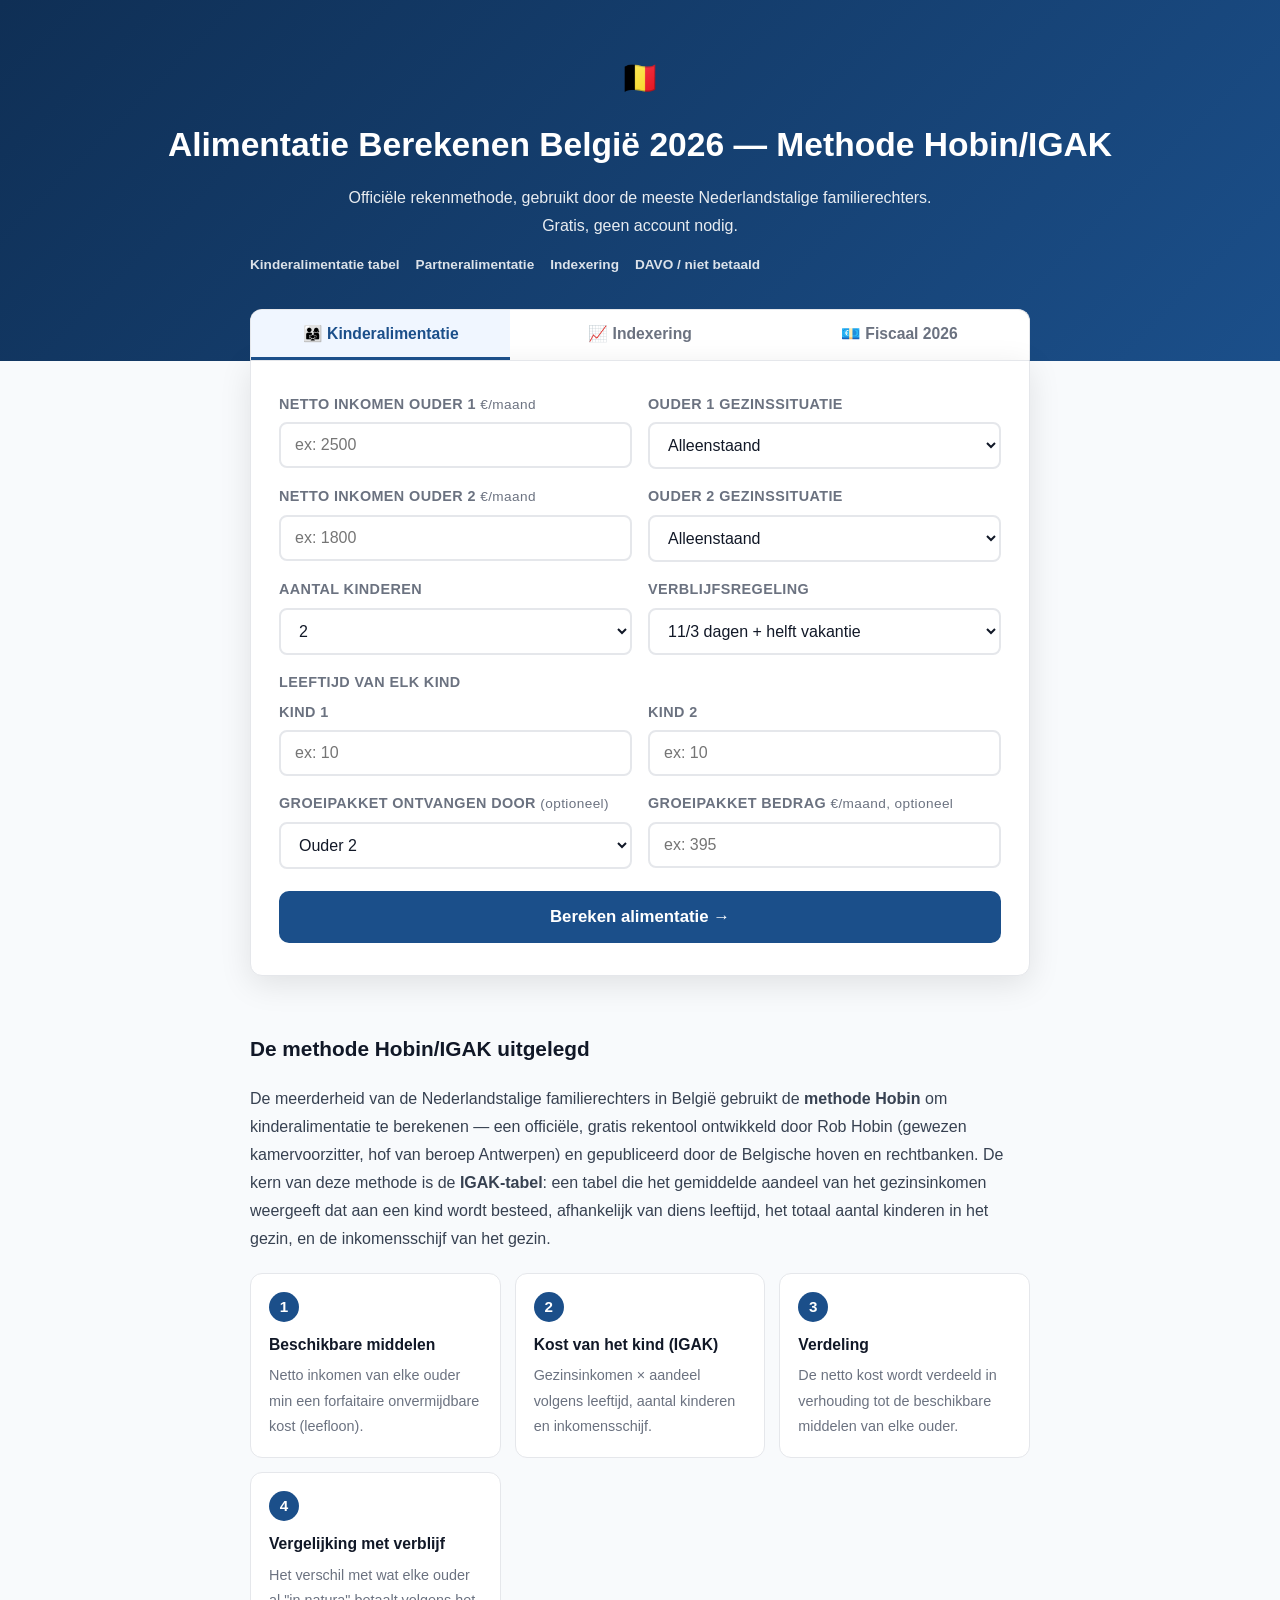
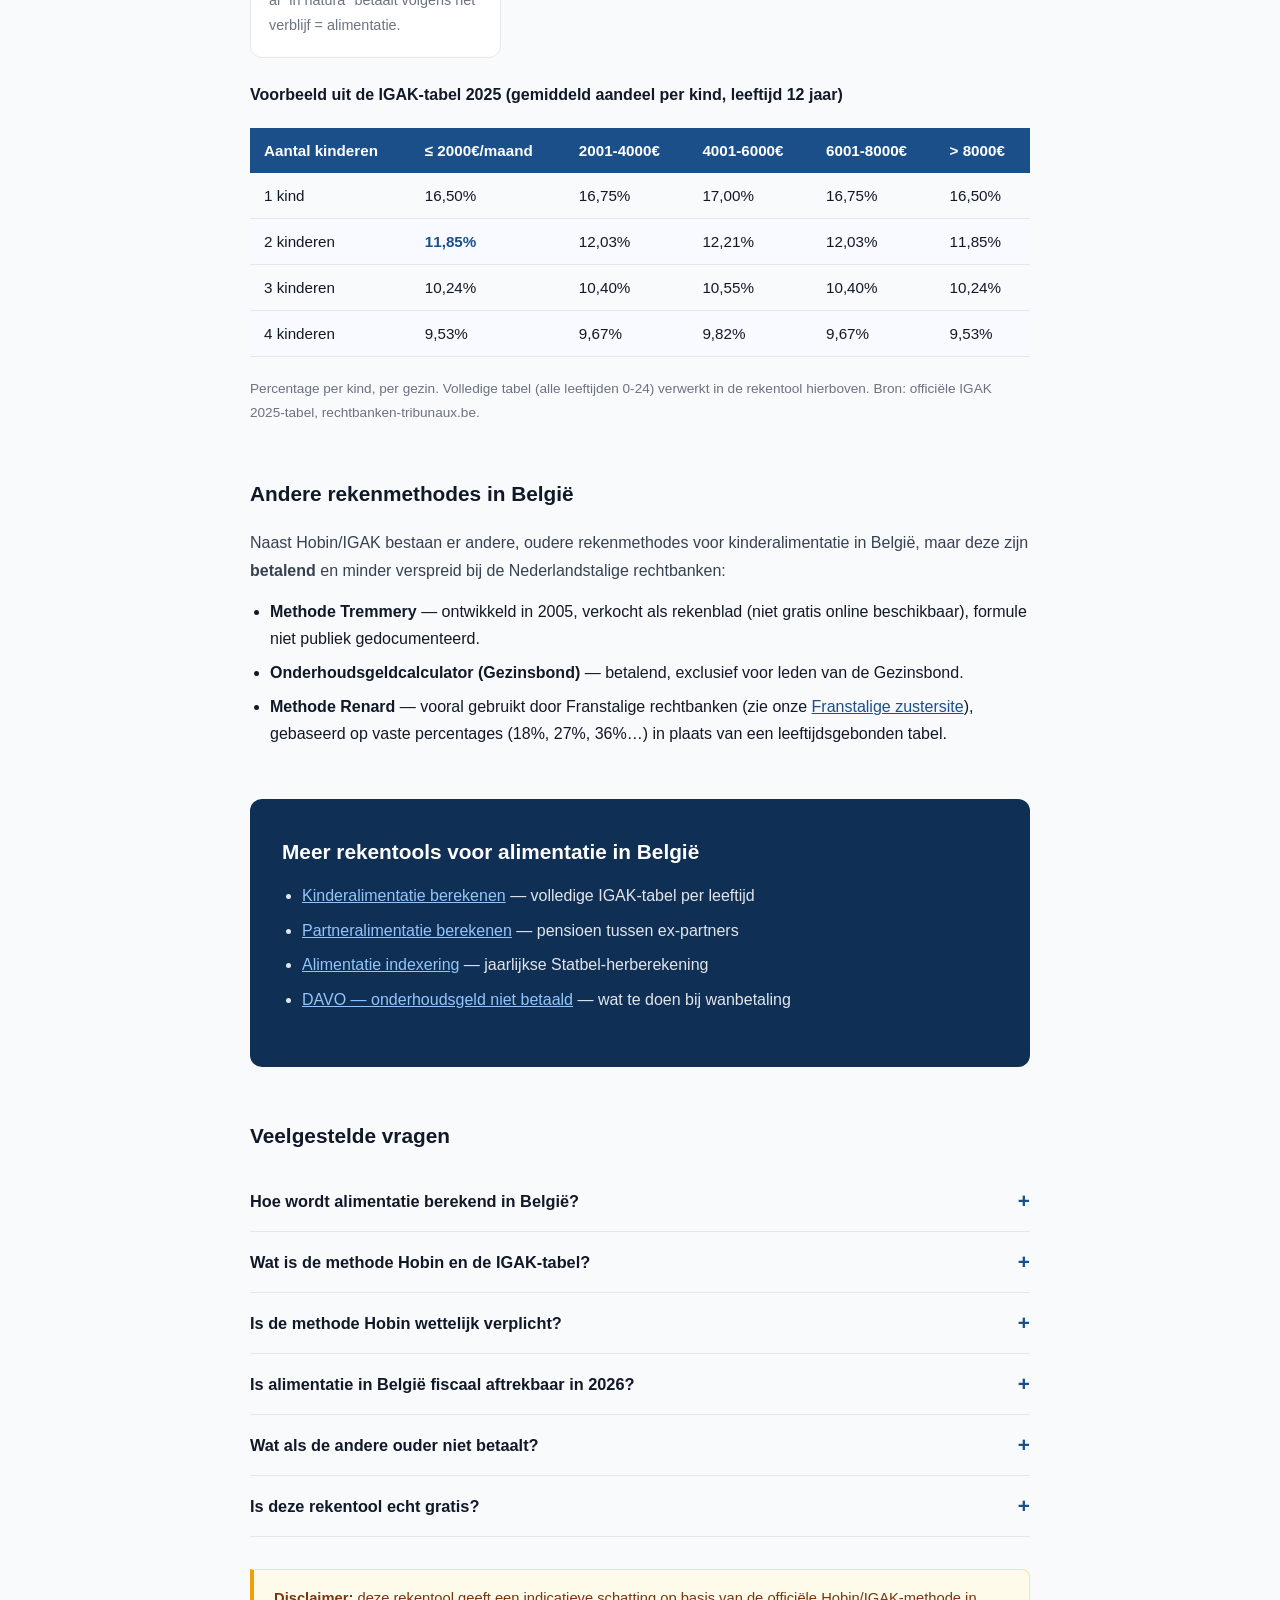
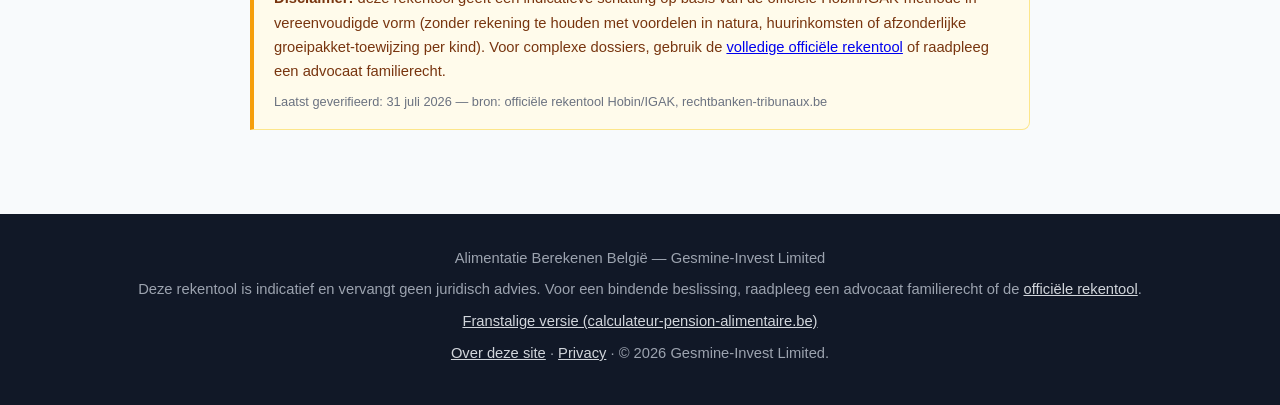
<file: index.html>
<!DOCTYPE html>
<html lang="nl">
<head>
<meta charset="UTF-8">
<meta name="viewport" content="width=device-width, initial-scale=1.0">
<meta name="google-site-verification" content="bEeaielGtlLAtdE5IAuEpiqi2MnuuSjw43Phe8PK3Tw" />
<title>Alimentatie Berekenen België 2026 — Methode Hobin/IGAK (Officieel)</title>
<meta name="description" content="Bereken alimentatie in België volgens de officiële methode Hobin/IGAK, gebruikt door de meeste Nederlandstalige familierechters. Inkomens ouders + aantal kinderen + verblijfsregeling → schatting in 60 seconden. Gratis, geen account nodig.">
<meta name="keywords" content="alimentatie berekenen, kinderalimentatie berekenen, onderhoudsgeld berekenen, alimentatie berekenen belgie, methode hobin, igak tabel, partner alimentatie berekenen, alimentatie indexering, davo onderhoudsgeld">
<link rel="canonical" href="https://alimentatie-berekenen.be/">
<meta property="og:title" content="Alimentatie Berekenen België 2026 — Methode Hobin/IGAK">
<meta property="og:description" content="Officiële methode Hobin/IGAK, gebruikt door de meeste Vlaamse familierechters. Inkomens + kinderen + verblijfsregeling → schatting alimentatie.">
<meta property="og:type" content="website">
<meta property="og:url" content="https://alimentatie-berekenen.be/">
<meta property="og:locale" content="nl_BE">
<link rel="icon" href="/favicon.png" type="image/png">
<meta property="og:image" content="https://alimentatie-berekenen.be/og-image.png">
<meta property="og:image:width" content="1200">
<meta property="og:image:height" content="630">
<meta name="twitter:card" content="summary_large_image">
<meta name="twitter:image" content="https://alimentatie-berekenen.be/og-image.png">
<link rel="stylesheet" href="/assets/style.css">

<script type="application/ld+json">
{
  "@context": "https://schema.org",
  "@graph": [
    {
      "@type": "Organization",
      "name": "Alimentatie Berekenen België",
      "url": "https://alimentatie-berekenen.be/",
      "legalName": "Gesmine-Invest Limited",
      "identifier": { "@type": "PropertyValue", "propertyID": "UK Company Number", "value": "14120136" },
      "address": { "@type": "PostalAddress", "streetAddress": "Hardy House, 269 Poynders Gardens", "addressLocality": "London", "postalCode": "SW4 8PQ", "addressCountry": "GB" }
    },
    {
      "@type": "WebApplication",
      "name": "Alimentatie Berekenen België — Methode Hobin/IGAK 2026",
      "url": "https://alimentatie-berekenen.be/",
      "description": "Rekentool voor kinderalimentatie in België op basis van de officiële methode Hobin/IGAK, gebruikt door de meeste Nederlandstalige familierechters.",
      "applicationCategory": "UtilitiesApplication",
      "operatingSystem": "Any",
      "inLanguage": "nl-BE",
      "offers": { "@type": "Offer", "price": "0", "priceCurrency": "EUR" },
      "areaServed": { "@type": "Country", "name": "Belgium" }
    },
    {
      "@type": "FAQPage",
      "mainEntity": [
        {
          "@type": "Question",
          "name": "Hoe wordt alimentatie berekend in België?",
          "acceptedAnswer": { "@type": "Answer", "text": "De meeste Nederlandstalige familierechters gebruiken de methode Hobin, met de IGAK-tabel als basis voor de gemiddelde kost van een kind. Deze tabel geeft het aandeel van het gezinsinkomen dat aan een kind wordt besteed, afhankelijk van de leeftijd, het aantal kinderen en de inkomensschijf van het gezin. Deze kost wordt daarna verdeeld tussen de ouders in verhouding tot hun 'beschikbare middelen' (netto inkomen min een forfaitaire onvermijdbare kost)." }
        },
        {
          "@type": "Question",
          "name": "Wat is de methode Hobin en de IGAK-tabel?",
          "acceptedAnswer": { "@type": "Answer", "text": "De methode Hobin is ontwikkeld door Rob Hobin, gewezen kamervoorzitter van het hof van beroep te Antwerpen, en wordt gebruikt door de meerderheid van de Nederlandstalige familierechters in België. De rekentool en handleiding worden gratis gepubliceerd door de Belgische hoven en rechtbanken. 'IGAK' is de naam van de kostentabel binnen deze rekentool (tabblad 6) die de gemiddelde kost per kind weergeeft naargelang leeftijd, aantal kinderen en gezinsinkomen." }
        },
        {
          "@type": "Question",
          "name": "Is de methode Hobin wettelijk verplicht?",
          "acceptedAnswer": { "@type": "Answer", "text": "Nee. Er bestaat geen wettelijk opgelegde berekeningsmethode voor alimentatie in België. De rechter moet wel, volgens artikel 1321 Gerechtelijk Wetboek, acht welbepaalde parameters motiveren (o.a. de middelen van elke ouder, de gewone en buitengewone kosten, het verblijf van de kinderen). Hobin/IGAK is een hulpmiddel om deze motivering te objectiveren, geen bindende wet. Andere methodes bestaan (Tremmery, Gezinsbond) maar zijn betalend en minder wijdverspreid bij de Nederlandstalige rechtbanken." }
        },
        {
          "@type": "Question",
          "name": "Wat zijn 'beschikbare middelen' in de methode Hobin?",
          "acceptedAnswer": { "@type": "Answer", "text": "De beschikbare middelen van een ouder = het netto maandinkomen min een forfaitaire onvermijdbare/niet-samendrukbare kost (in principe het leefloon voor een alleenstaande, of 50% daarvan voor een samenwonende ouder — 1.340,47 € resp. 670,24 €/maand, stand maart 2026). Deze twee bedragen bepalen de verhouding waarin elke ouder moet bijdragen in de kinderkost." }
        },
        {
          "@type": "Question",
          "name": "Hoe wordt de kinderkost verdeeld tussen de ouders?",
          "acceptedAnswer": { "@type": "Answer", "text": "De netto kinderkost (bruto kost volgens de IGAK-tabel min het ontvangen groeipakket) wordt verdeeld in verhouding tot de beschikbare middelen van elke ouder. Vervolgens wordt vergeleken hoeveel elke ouder al 'in natura' bijdraagt volgens de verblijfsregeling — het verschil tussen wat een ouder verschuldigd is en wat hij/zij al in natura betaalt, is de alimentatie die hij/zij moet storten." }
        },
        {
          "@type": "Question",
          "name": "Is alimentatie in België fiscaal aftrekbaar in 2026?",
          "acceptedAnswer": { "@type": "Answer", "text": "In 2026 is 60% van de betaalde alimentatie fiscaal aftrekbaar voor de betaler (federale hervorming: 80% tot 2024, 70% in 2025, 60% in 2026, 50% vanaf 2027 — dit percentage wijzigt dus jaarlijks). Bij de ontvanger is 60% belastbaar. Sinds 2025 geldt de aftrekbaarheid enkel als de begunstigde fiscaal inwoner is van de EER of Zwitserland. Bron: SPF Financiën/FOD Financiën." }
        },
        {
          "@type": "Question",
          "name": "Wat als de andere ouder de alimentatie niet betaalt?",
          "acceptedAnswer": { "@type": "Answer", "text": "U kan terecht bij DAVO (Dienst voor Alimentatievorderingen), een federale dienst binnen de FOD Financiën — een gratis overheidsdienst die onbetaalde alimentatie kan voorschieten en terugvorderen bij de schuldenaar. DAVO is bevoegd in heel België; 'SECAL' is enkel de Franstalige naam van dezelfde federale dienst, geen apart regime." }
        },
        {
          "@type": "Question",
          "name": "Is er een maximum aan de alimentatie in België?",
          "acceptedAnswer": { "@type": "Answer", "text": "Er bestaat geen wettelijk vastgelegd maximum, maar een courante rechtspraak beperkt de alimentatie doorgaans tot 1/3 van het netto-inkomen van de onderhoudsplichtige ouder. Dit is geen wet maar een veelgevolgde praktijk — een rechter kan hiervan afwijken naargelang de omstandigheden." }
        },
        {
          "@type": "Question",
          "name": "Is deze rekentool echt gratis?",
          "acceptedAnswer": { "@type": "Answer", "text": "Ja. Deze rekentool is volledig gratis, zonder account, zonder e-mailadres en zonder betaling. De berekening gebeurt volledig in uw browser — er wordt niets naar een server verzonden of opgeslagen." }
        }
      ]
    },
    {
      "@type": "BreadcrumbList",
      "itemListElement": [
        { "@type": "ListItem", "position": 1, "name": "Home", "item": "https://alimentatie-berekenen.be/" }
      ]
    },
    {
      "@type": "HowTo",
      "name": "Hoe alimentatie berekenen volgens methode Hobin/IGAK",
      "description": "Bereken kinderalimentatie in 4 stappen volgens de officiële methode Hobin/IGAK",
      "totalTime": "PT2M",
      "tool": [{ "@type": "HowToTool", "name": "Rekentool Hobin/IGAK" }],
      "step": [
        { "@type": "HowToStep", "position": 1, "name": "Vul de netto inkomens in", "text": "Geef het netto maandinkomen van elke ouder in, en of die ouder alleenstaand of samenwonend is." },
        { "@type": "HowToStep", "position": 2, "name": "Geef het aantal en de leeftijd van de kinderen op", "text": "Selecteer het aantal gemeenschappelijke kinderen en hun leeftijd." },
        { "@type": "HowToStep", "position": 3, "name": "Kies de verblijfsregeling", "text": "Geef aan hoe de kinderen verdeeld verblijven tussen de ouders." },
        { "@type": "HowToStep", "position": 4, "name": "Bekijk de schatting", "text": "De rekentool toont de geschatte alimentatie volgens de IGAK-tabel en de methode Hobin." }
      ]
    }
  ]
}
</script>
</head>
<body>

<header>
  <span class="flag">🇧🇪</span>
  <h1>Alimentatie Berekenen België 2026 — Methode Hobin/IGAK</h1>
  <p>Officiële rekenmethode, gebruikt door de meeste Nederlandstalige familierechters. Gratis, geen account nodig.</p>
  <nav class="crossnav">
    <a href="/kinderalimentatie-berekenen/">Kinderalimentatie tabel</a>
    <a href="/partneralimentatie-berekenen/">Partneralimentatie</a>
    <a href="/alimentatie-indexering/">Indexering</a>
    <a href="/davo-onderhoudsgeld/">DAVO / niet betaald</a>
  </nav>
</header>

<div class="container tool-wrapper">
  <div class="tab-nav">
    <button class="tab-btn active" onclick="switchTab('kind', this)">👨‍👩‍👧 Kinderalimentatie</button>
    <button class="tab-btn" onclick="switchTab('index', this)">📈 Indexering</button>
    <button class="tab-btn" onclick="switchTab('fiscaal', this)">💶 Fiscaal 2026</button>
  </div>

  <div class="tool-card">

    <div id="tab-kind" class="tab-panel active">
      <div class="form-grid">
        <div class="form-group">
          <label>Netto inkomen ouder 1 <span>€/maand</span></label>
          <input type="number" id="inkA" min="0" placeholder="ex: 2500">
        </div>
        <div class="form-group">
          <label>Ouder 1 gezinssituatie</label>
          <select id="statusA">
            <option value="alleen">Alleenstaand</option>
            <option value="samen">Samenwonend</option>
          </select>
        </div>
        <div class="form-group">
          <label>Netto inkomen ouder 2 <span>€/maand</span></label>
          <input type="number" id="inkB" min="0" placeholder="ex: 1800">
        </div>
        <div class="form-group">
          <label>Ouder 2 gezinssituatie</label>
          <select id="statusB">
            <option value="alleen">Alleenstaand</option>
            <option value="samen">Samenwonend</option>
          </select>
        </div>
        <div class="form-group">
          <label>Aantal kinderen</label>
          <select id="nKinderen" onchange="renderLeeftijdInputs()">
            <option value="1">1</option>
            <option value="2" selected>2</option>
            <option value="3">3</option>
            <option value="4">4</option>
            <option value="5">5</option>
          </select>
        </div>
        <div class="form-group">
          <label>Verblijfsregeling</label>
          <select id="verblijf">
            <option value="week_week">Week/week (50/50)</option>
            <option value="8_6">8/6 dagen + helft vakantie</option>
            <option value="9_5">9/5 dagen + helft vakantie</option>
            <option value="10_4">10/4 dagen + helft vakantie</option>
            <option value="11_3" selected>11/3 dagen + helft vakantie</option>
            <option value="we_helft_vak">1 weekend/2 + helft vakantie</option>
          </select>
        </div>
        <div class="form-group full" id="leeftijd-container">
          <label>Leeftijd van elk kind</label>
          <div class="form-grid" id="leeftijd-fields"></div>
        </div>
        <div class="form-group">
          <label>Groeipakket ontvangen door <span>(optioneel)</span></label>
          <select id="groeipakketOuder">
            <option value="B" selected>Ouder 2</option>
            <option value="A">Ouder 1</option>
            <option value="geen">Niemand / onbekend</option>
          </select>
        </div>
        <div class="form-group">
          <label>Groeipakket bedrag <span>€/maand, optioneel</span></label>
          <input type="number" id="groeipakketBedrag" min="0" placeholder="ex: 395">
        </div>
      </div>
      <button class="calc-btn" onclick="calculerKind()">Bereken alimentatie →</button>

      <div class="result" id="result-kind">
        <div class="result-hero">
          <div class="r-label" id="rk-label">Alimentatie</div>
          <div class="r-amount" id="rk-amount">—</div>
          <div class="r-sub" id="rk-sub"></div>
        </div>
        <div class="result-grid" id="rk-grid"></div>
        <div class="result-note" id="rk-note"></div>
      </div>
    </div>

    <div id="tab-index" class="tab-panel">
      <p style="font-size:0.98rem;color:var(--muted);margin-bottom:20px;">Alimentatie wordt jaarlijks geïndexeerd op de Belgische gezondheidsindex (Statbel). Geef het bedrag en het jaar van vaststelling in om het geïndexeerde bedrag voor 2026 te berekenen.</p>
      <div class="form-grid">
        <div class="form-group">
          <label>Oorspronkelijk bedrag <span>€/maand</span></label>
          <input type="number" id="idxBedrag" min="0" placeholder="ex: 300">
        </div>
        <div class="form-group">
          <label>Jaar van vaststelling</label>
          <select id="idxJaar">
            <option value="2015">2015</option><option value="2016">2016</option><option value="2017">2017</option>
            <option value="2018">2018</option><option value="2019">2019</option><option value="2020">2020</option>
            <option value="2021">2021</option><option value="2022">2022</option><option value="2023">2023</option>
            <option value="2024" selected>2024</option><option value="2025">2025</option>
          </select>
        </div>
      </div>
      <button class="calc-btn" onclick="calculerIndexUI()">Bereken geïndexeerd bedrag 2026 →</button>
      <div class="result" id="result-index">
        <div class="result-hero">
          <div class="r-label">Geïndexeerd bedrag 2026</div>
          <div class="r-amount" id="ri-amount">—</div>
          <div class="r-sub" id="ri-sub"></div>
        </div>
        <div class="result-grid" id="ri-grid"></div>
      </div>
    </div>

    <div id="tab-fiscaal" class="tab-panel">
      <p style="font-size:0.98rem;color:var(--muted);margin-bottom:20px;">In 2026 is 60% van de betaalde alimentatie fiscaal aftrekbaar. Dit percentage wijzigt jaarlijks (60% in 2026, 50% vanaf 2027) — zie disclaimer onder de resultaten.</p>
      <div class="form-grid">
        <div class="form-group">
          <label>Alimentatie <span>€/maand</span></label>
          <input type="number" id="fBedrag" min="0" placeholder="ex: 300">
        </div>
      </div>
      <button class="calc-btn" onclick="calculerFiscaalUI()">Bereken fiscaal effect 2026 →</button>
      <div class="result" id="result-fiscaal">
        <div class="result-hero">
          <div class="r-label">Aftrekbaar bedrag (2026)</div>
          <div class="r-amount" id="rf-amount">—</div>
          <div class="r-sub" id="rf-sub"></div>
        </div>
      </div>
      <div class="disclaimer-box" style="margin-top:20px;">
        <strong>Belangrijk:</strong> het exacte belastingvoordeel hangt af van uw persoonlijke belastingschijf — dit is geen exact bedrag, raadpleeg een boekhouder of het SPF Financiën/FOD Financiën voor uw precieze situatie. Dit percentage (60% in 2026) is <strong>tijdelijk</strong> en daalt jaarlijks (50% vanaf 2027). Sinds 2025 geldt de aftrekbaarheid enkel als de begunstigde fiscaal inwoner is van de EER of Zwitserland.
        <div class="last-verified">Laatst geverifieerd: 31 juli 2026 — bron: SPF Financiën/FOD Financiën</div>
      </div>
    </div>

  </div>
</div>

<div class="container content">

  <h2 class="section-title">De methode Hobin/IGAK uitgelegd</h2>
  <p>De meerderheid van de Nederlandstalige familierechters in België gebruikt de <strong>methode Hobin</strong> om kinderalimentatie te berekenen — een officiële, gratis rekentool ontwikkeld door Rob Hobin (gewezen kamervoorzitter, hof van beroep Antwerpen) en gepubliceerd door de Belgische hoven en rechtbanken. De kern van deze methode is de <strong>IGAK-tabel</strong>: een tabel die het gemiddelde aandeel van het gezinsinkomen weergeeft dat aan een kind wordt besteed, afhankelijk van diens leeftijd, het totaal aantal kinderen in het gezin, en de inkomensschijf van het gezin.</p>

  <div class="steps">
    <div class="step"><div class="step-n">1</div><h4>Beschikbare middelen</h4><p>Netto inkomen van elke ouder min een forfaitaire onvermijdbare kost (leefloon).</p></div>
    <div class="step"><div class="step-n">2</div><h4>Kost van het kind (IGAK)</h4><p>Gezinsinkomen × aandeel volgens leeftijd, aantal kinderen en inkomensschijf.</p></div>
    <div class="step"><div class="step-n">3</div><h4>Verdeling</h4><p>De netto kost wordt verdeeld in verhouding tot de beschikbare middelen van elke ouder.</p></div>
    <div class="step"><div class="step-n">4</div><h4>Vergelijking met verblijf</h4><p>Het verschil met wat elke ouder al "in natura" betaalt volgens het verblijf = alimentatie.</p></div>
  </div>

  <h3 class="sub">Voorbeeld uit de IGAK-tabel 2025 (gemiddeld aandeel per kind, leeftijd 12 jaar)</h3>
  <div class="table-wrap">
    <table class="igak-table">
      <thead><tr><th>Aantal kinderen</th><th>≤ 2000€/maand</th><th>2001-4000€</th><th>4001-6000€</th><th>6001-8000€</th><th>&gt; 8000€</th></tr></thead>
      <tbody>
        <tr><td>1 kind</td><td>16,50%</td><td>16,75%</td><td>17,00%</td><td>16,75%</td><td>16,50%</td></tr>
        <tr><td>2 kinderen</td><td class="highlight-pct">11,85%</td><td>12,03%</td><td>12,21%</td><td>12,03%</td><td>11,85%</td></tr>
        <tr><td>3 kinderen</td><td>10,24%</td><td>10,40%</td><td>10,55%</td><td>10,40%</td><td>10,24%</td></tr>
        <tr><td>4 kinderen</td><td>9,53%</td><td>9,67%</td><td>9,82%</td><td>9,67%</td><td>9,53%</td></tr>
      </tbody>
    </table>
  </div>
  <p style="font-size:0.85rem;color:var(--muted);">Percentage per kind, per gezin. Volledige tabel (alle leeftijden 0-24) verwerkt in de rekentool hierboven. Bron: officiële IGAK 2025-tabel, rechtbanken-tribunaux.be.</p>

  <h2 class="section-title">Andere rekenmethodes in België</h2>
  <p>Naast Hobin/IGAK bestaan er andere, oudere rekenmethodes voor kinderalimentatie in België, maar deze zijn <strong>betalend</strong> en minder verspreid bij de Nederlandstalige rechtbanken:</p>
  <ul style="padding-left:20px;margin-bottom:14px;">
    <li style="margin-bottom:8px;"><strong>Methode Tremmery</strong> — ontwikkeld in 2005, verkocht als rekenblad (niet gratis online beschikbaar), formule niet publiek gedocumenteerd.</li>
    <li style="margin-bottom:8px;"><strong>Onderhoudsgeldcalculator (Gezinsbond)</strong> — betalend, exclusief voor leden van de Gezinsbond.</li>
    <li style="margin-bottom:8px;"><strong>Methode Renard</strong> — vooral gebruikt door Franstalige rechtbanken (zie onze <a href="https://calculateur-pension-alimentaire.be/" class="cta-link" style="color:var(--brand);">Franstalige zustersite</a>), gebaseerd op vaste percentages (18%, 27%, 36%…) in plaats van een leeftijdsgebonden tabel.</li>
  </ul>

  <div class="cta-box">
    <h2>Meer rekentools voor alimentatie in België</h2>
    <ul>
      <li><a href="/kinderalimentatie-berekenen/" class="cta-link">Kinderalimentatie berekenen</a> — volledige IGAK-tabel per leeftijd</li>
      <li><a href="/partneralimentatie-berekenen/" class="cta-link">Partneralimentatie berekenen</a> — pensioen tussen ex-partners</li>
      <li><a href="/alimentatie-indexering/" class="cta-link">Alimentatie indexering</a> — jaarlijkse Statbel-herberekening</li>
      <li><a href="/davo-onderhoudsgeld/" class="cta-link">DAVO — onderhoudsgeld niet betaald</a> — wat te doen bij wanbetaling</li>
    </ul>
  </div>

  <h2 class="section-title">Veelgestelde vragen</h2>
  <div class="faq-item">
    <button class="faq-q" onclick="toggleFaq(this)">Hoe wordt alimentatie berekend in België?</button>
    <div class="faq-a">De meeste Nederlandstalige familierechters gebruiken de methode Hobin, met de IGAK-tabel als basis voor de gemiddelde kost van een kind. Deze tabel geeft het aandeel van het gezinsinkomen dat aan een kind wordt besteed, afhankelijk van de leeftijd, het aantal kinderen en de inkomensschijf van het gezin. Deze kost wordt daarna verdeeld tussen de ouders in verhouding tot hun "beschikbare middelen" (netto inkomen min een forfaitaire onvermijdbare kost).</div>
  </div>
  <div class="faq-item">
    <button class="faq-q" onclick="toggleFaq(this)">Wat is de methode Hobin en de IGAK-tabel?</button>
    <div class="faq-a">De methode Hobin is ontwikkeld door Rob Hobin, gewezen kamervoorzitter van het hof van beroep te Antwerpen, en wordt gebruikt door de meerderheid van de Nederlandstalige familierechters in België. De rekentool en handleiding worden gratis gepubliceerd door de Belgische hoven en rechtbanken. "IGAK" is de naam van de kostentabel binnen deze rekentool (tabblad 6) — geen aparte methode.</div>
  </div>
  <div class="faq-item">
    <button class="faq-q" onclick="toggleFaq(this)">Is de methode Hobin wettelijk verplicht?</button>
    <div class="faq-a">Nee. Er bestaat geen wettelijk opgelegde berekeningsmethode voor alimentatie in België. De rechter moet wel, volgens artikel 1321 Gerechtelijk Wetboek, acht welbepaalde parameters motiveren. Hobin/IGAK is een hulpmiddel om deze motivering te objectiveren, geen bindende wet.</div>
  </div>
  <div class="faq-item">
    <button class="faq-q" onclick="toggleFaq(this)">Is alimentatie in België fiscaal aftrekbaar in 2026?</button>
    <div class="faq-a">In 2026 is 60% van de betaalde alimentatie fiscaal aftrekbaar voor de betaler (80% tot 2024, 70% in 2025, 60% in 2026, 50% vanaf 2027 — dit percentage wijzigt jaarlijks). Bij de ontvanger is 60% belastbaar. Sinds 2025 geldt de aftrekbaarheid enkel als de begunstigde fiscaal inwoner is van de EER of Zwitserland. Bron: <a href="https://fin.belgium.be/nl/particulieren/belastingvoordelen/onderhoudsgeld-betaald" target="_blank" rel="noopener">SPF Financiën/FOD Financiën</a>.</div>
  </div>
  <div class="faq-item">
    <button class="faq-q" onclick="toggleFaq(this)">Wat als de andere ouder niet betaalt?</button>
    <div class="faq-a">U kan terecht bij <a href="/davo-onderhoudsgeld/" style="color:var(--brand);">DAVO</a> (Dienst voor Alimentatievorderingen, federale dienst binnen de FOD Financiën) — een gratis dienst die onbetaalde alimentatie kan voorschieten. DAVO is bevoegd in heel België; "SECAL" is enkel de Franstalige naam van dezelfde dienst.</div>
  </div>
  <div class="faq-item">
    <button class="faq-q" onclick="toggleFaq(this)">Is deze rekentool echt gratis?</button>
    <div class="faq-a">Ja. Volledig gratis, zonder account, zonder e-mail. De berekening gebeurt volledig in uw browser.</div>
  </div>

  <div class="disclaimer-box" style="margin-top:32px;">
    <strong>Disclaimer:</strong> deze rekentool geeft een indicatieve schatting op basis van de officiële Hobin/IGAK-methode in vereenvoudigde vorm (zonder rekening te houden met voordelen in natura, huurinkomsten of afzonderlijke groeipakket-toewijzing per kind). Voor complexe dossiers, gebruik de <a href="https://www.rechtbanken-tribunaux.be/nl/node/3520" target="_blank" rel="noopener">volledige officiële rekentool</a> of raadpleeg een advocaat familierecht.
    <div class="last-verified">Laatst geverifieerd: 31 juli 2026 — bron: officiële rekentool Hobin/IGAK, rechtbanken-tribunaux.be</div>
  </div>

</div>

<footer>
  <p>Alimentatie Berekenen België — Gesmine-Invest Limited</p>
  <p>Deze rekentool is indicatief en vervangt geen juridisch advies. Voor een bindende beslissing, raadpleeg een advocaat familierecht of de <a href="https://www.rechtbanken-tribunaux.be/nl/node/3520" target="_blank" rel="noopener">officiële rekentool</a>.</p>
  <p><a href="https://calculateur-pension-alimentaire.be/">Franstalige versie (calculateur-pension-alimentaire.be)</a></p>
  <p><a href="/about/">Over deze site</a> · <a href="/privacy/">Privacy</a> · © 2026 Gesmine-Invest Limited.</p>
</footer>

<script src="/assets/calc-engine.js"></script>
<script>
function switchTab(name, btn) {
  document.querySelectorAll('.tab-panel').forEach(p => p.classList.remove('active'));
  document.querySelectorAll('.tab-btn').forEach(b => b.classList.remove('active'));
  document.getElementById('tab-' + name).classList.add('active');
  btn.classList.add('active');
}

function renderLeeftijdInputs() {
  const n = parseInt(document.getElementById('nKinderen').value) || 1;
  const container = document.getElementById('leeftijd-fields');
  let html = '';
  for (let i = 0; i < n; i++) {
    html += `<div class="form-group"><label>Kind ${i+1}</label><input type="number" id="leeftijd${i}" min="0" max="25" placeholder="ex: 10"></div>`;
  }
  container.innerHTML = html;
}
renderLeeftijdInputs();

function calculerKind() {
  const inkA = parseFloat(document.getElementById('inkA').value);
  const inkB = parseFloat(document.getElementById('inkB').value);
  const n = parseInt(document.getElementById('nKinderen').value);
  if (!inkA || inkA <= 0 || !inkB || inkB <= 0) { alert('Geef de netto inkomens van beide ouders in.'); return; }

  const kinderen = [];
  for (let i = 0; i < n; i++) {
    const v = parseInt(document.getElementById('leeftijd' + i).value);
    kinderen.push(isNaN(v) ? 10 : v);
  }

  const groeipakketOuder = document.getElementById('groeipakketOuder').value;
  const groeipakketBedrag = parseFloat(document.getElementById('groeipakketBedrag').value) || 0;

  const r = berekenHobin({
    inkomenOuder1: inkA,
    inkomenOuder2: inkB,
    ouder1Alleenstaand: document.getElementById('statusA').value === 'alleen',
    ouder2Alleenstaand: document.getElementById('statusB').value === 'alleen',
    kinderen: kinderen,
    verblijfId: document.getElementById('verblijf').value,
    groeipakketOuder1: groeipakketOuder === 'A' ? groeipakketBedrag : 0,
    groeipakketOuder2: groeipakketOuder === 'B' ? groeipakketBedrag : 0
  });

  const betalerLabel = r.betaler === 1 ? 'Ouder 1 betaalt aan Ouder 2' : (r.betaler === 2 ? 'Ouder 2 betaalt aan Ouder 1' : 'Geen alimentatie verschuldigd');

  document.getElementById('rk-label').textContent = betalerLabel;
  document.getElementById('rk-amount').textContent = fmt(r.onderhoudsbijdrage) + '/maand';
  document.getElementById('rk-sub').textContent = `Kost kinderen: ${fmt(r.brutoKostTotaal)}/maand — verdeling ${Math.round(r.aandeel1*100)}% / ${Math.round(r.aandeel2*100)}%`;

  document.getElementById('rk-grid').innerHTML = `
    <div class="r-stat"><div class="sv">${fmt(r.brutoKostTotaal)}</div><div class="sl">Totale kinderkost</div></div>
    <div class="r-stat"><div class="sv">${Math.round(r.aandeel1*100)}%</div><div class="sl">Aandeel Ouder 1</div></div>
    <div class="r-stat"><div class="sv">${Math.round(r.aandeel2*100)}%</div><div class="sl">Aandeel Ouder 2</div></div>
  `;

  document.getElementById('rk-note').innerHTML = `💡 Vereenvoudigde schatting volgens de officiële IGAK-tabel 2025 (methode Hobin), forfaitaire niet-samendrukbare kost (leefloon). Voor exacte berekening met voordelen in natura, huurinkomsten of specifieke groeipakket-verdeling, gebruik de <a href="https://www.rechtbanken-tribunaux.be/nl/node/3520" target="_blank" rel="noopener">volledige officiële rekentool</a>.`;

  document.getElementById('result-kind').style.display = 'block';
  document.getElementById('result-kind').scrollIntoView({ behavior: 'smooth', block: 'nearest' });
}

function calculerIndexUI() {
  const bedrag = parseFloat(document.getElementById('idxBedrag').value);
  const jaar = parseInt(document.getElementById('idxJaar').value);
  if (!bedrag || bedrag <= 0) { alert('Geef het bedrag in.'); return; }
  const r = berekenIndexering(bedrag, jaar, 2026);
  document.getElementById('ri-amount').textContent = r.geindexeerd.toFixed(2).replace('.', ',') + ' €/maand';
  document.getElementById('ri-sub').textContent = `Stijging van ${(r.geindexeerd - bedrag).toFixed(2).replace('.', ',')} € sinds ${jaar} (+${((r.ratio-1)*100).toFixed(1)}%)`;
  document.getElementById('ri-grid').innerHTML = `
    <div class="r-stat"><div class="sv">${bedrag.toFixed(0)} €</div><div class="sl">Oorspronkelijk (${jaar})</div></div>
    <div class="r-stat"><div class="sv">×${r.ratio.toFixed(3)}</div><div class="sl">Indexcoëfficiënt</div></div>
    <div class="r-stat"><div class="sv">${r.geindexeerd.toFixed(2).replace('.', ',')} €</div><div class="sl">Geïndexeerd 2026</div></div>
  `;
  document.getElementById('result-index').style.display = 'block';
  document.getElementById('result-index').scrollIntoView({ behavior: 'smooth', block: 'nearest' });
}

function calculerFiscaalUI() {
  const bedrag = parseFloat(document.getElementById('fBedrag').value);
  if (!bedrag || bedrag <= 0) { alert('Geef het bedrag in.'); return; }
  const aftrekbaar = bedrag * (TAX_DEDUCTION.deductiblePct / 100);
  document.getElementById('rf-amount').textContent = fmt(aftrekbaar) + '/maand';
  document.getElementById('rf-sub').textContent = `${TAX_DEDUCTION.deductiblePct}% van ${fmt(bedrag)}/maand is aftrekbaar in ${TAX_DEDUCTION.year} — exact belastingvoordeel hangt af van uw belastingschijf`;
  document.getElementById('result-fiscaal').style.display = 'block';
  document.getElementById('result-fiscaal').scrollIntoView({ behavior: 'smooth', block: 'nearest' });
}

function toggleFaq(btn) {
  btn.classList.toggle('open');
  btn.nextElementSibling.classList.toggle('open');
}
</script>
</body>
</html>
</file>
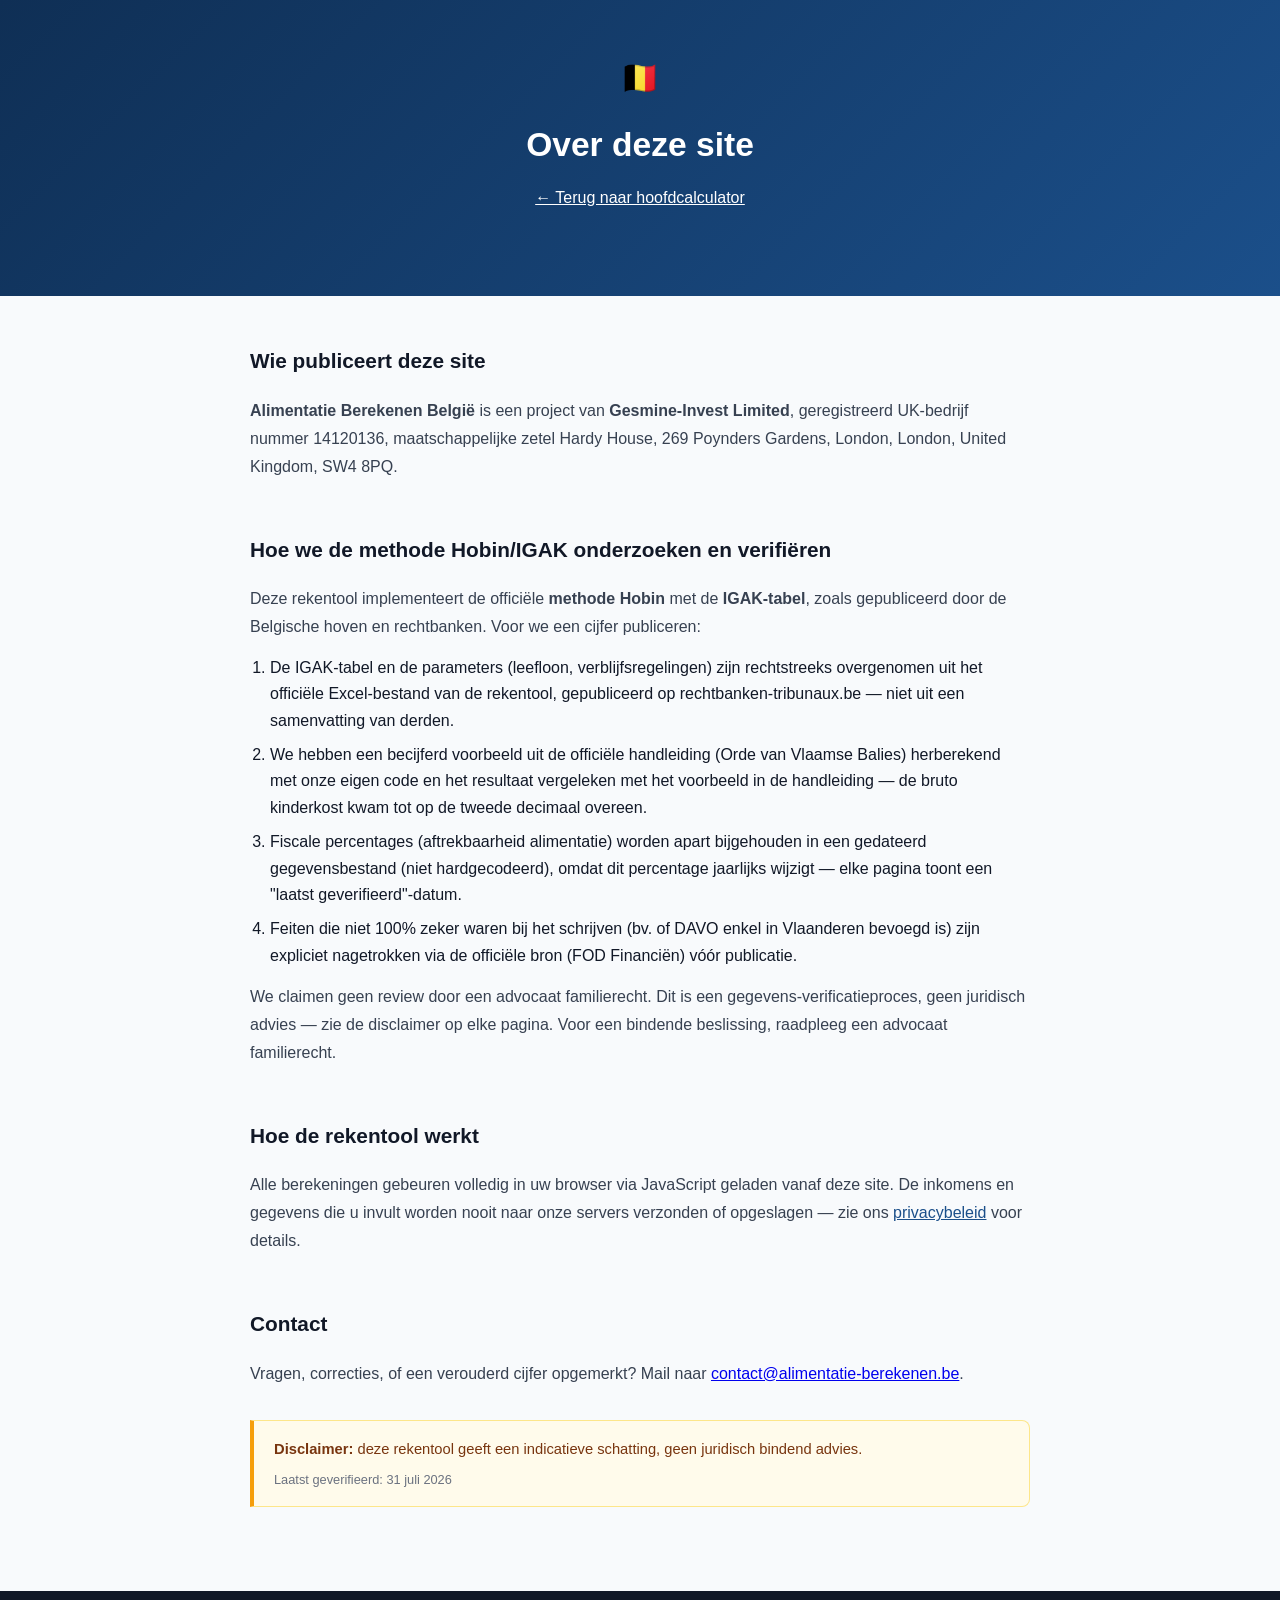
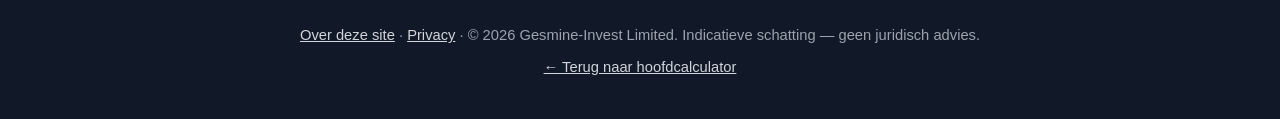
<file: about/index.html>
<!DOCTYPE html>
<html lang="nl">
<head>
<meta charset="UTF-8">
<meta name="viewport" content="width=device-width, initial-scale=1.0">
<meta name="google-site-verification" content="bEeaielGtlLAtdE5IAuEpiqi2MnuuSjw43Phe8PK3Tw" />
<title>Over deze site — Alimentatie Berekenen België</title>
<meta name="description" content="Wie deze rekentool publiceert, hoe de methode Hobin/IGAK gecontroleerd wordt, en hoe u ons kan contacteren.">
<link rel="canonical" href="https://alimentatie-berekenen.be/about/">
<link rel="icon" href="/favicon.png" type="image/png">
<link rel="stylesheet" href="/assets/style.css">
<script type="application/ld+json">
{
  "@context": "https://schema.org",
  "@type": "AboutPage",
  "name": "Over deze site — Alimentatie Berekenen België",
  "publisher": {
    "@type": "Organization",
    "name": "Alimentatie Berekenen België",
    "legalName": "Gesmine-Invest Limited",
    "identifier": { "@type": "PropertyValue", "propertyID": "UK Company Number", "value": "14120136" },
    "address": { "@type": "PostalAddress", "streetAddress": "Hardy House, 269 Poynders Gardens", "addressLocality": "London", "postalCode": "SW4 8PQ", "addressCountry": "GB" }
  }
}
</script>
</head>
<body>

<header>
  <span class="flag">🇧🇪</span>
  <h1>Over deze site</h1>
  <p><a href="/" style="color:white;">← Terug naar hoofdcalculator</a></p>
</header>

<div class="container content" style="padding-top:48px;">

  <h2 class="section-title" style="margin-top:0;">Wie publiceert deze site</h2>
  <p><strong>Alimentatie Berekenen België</strong> is een project van <strong>Gesmine-Invest Limited</strong>, geregistreerd UK-bedrijf nummer 14120136, maatschappelijke zetel Hardy House, 269 Poynders Gardens, London, London, United Kingdom, SW4 8PQ.</p>

  <h2 class="section-title">Hoe we de methode Hobin/IGAK onderzoeken en verifiëren</h2>
  <p>Deze rekentool implementeert de officiële <strong>methode Hobin</strong> met de <strong>IGAK-tabel</strong>, zoals gepubliceerd door de Belgische hoven en rechtbanken. Voor we een cijfer publiceren:</p>
  <ol style="padding-left:20px;margin-bottom:14px;">
    <li style="margin-bottom:8px;">De IGAK-tabel en de parameters (leefloon, verblijfsregelingen) zijn rechtstreeks overgenomen uit het officiële Excel-bestand van de rekentool, gepubliceerd op rechtbanken-tribunaux.be — niet uit een samenvatting van derden.</li>
    <li style="margin-bottom:8px;">We hebben een becijferd voorbeeld uit de officiële handleiding (Orde van Vlaamse Balies) herberekend met onze eigen code en het resultaat vergeleken met het voorbeeld in de handleiding — de bruto kinderkost kwam tot op de tweede decimaal overeen.</li>
    <li style="margin-bottom:8px;">Fiscale percentages (aftrekbaarheid alimentatie) worden apart bijgehouden in een gedateerd gegevensbestand (niet hardgecodeerd), omdat dit percentage jaarlijks wijzigt — elke pagina toont een "laatst geverifieerd"-datum.</li>
    <li style="margin-bottom:8px;">Feiten die niet 100% zeker waren bij het schrijven (bv. of DAVO enkel in Vlaanderen bevoegd is) zijn expliciet nagetrokken via de officiële bron (FOD Financiën) vóór publicatie.</li>
  </ol>
  <p>We claimen geen review door een advocaat familierecht. Dit is een gegevens-verificatieproces, geen juridisch advies — zie de disclaimer op elke pagina. Voor een bindende beslissing, raadpleeg een advocaat familierecht.</p>

  <h2 class="section-title">Hoe de rekentool werkt</h2>
  <p>Alle berekeningen gebeuren volledig in uw browser via JavaScript geladen vanaf deze site. De inkomens en gegevens die u invult worden nooit naar onze servers verzonden of opgeslagen — zie ons <a href="/privacy/" style="color:var(--brand);">privacybeleid</a> voor details.</p>

  <h2 class="section-title">Contact</h2>
  <p>Vragen, correcties, of een verouderd cijfer opgemerkt? Mail naar <a href="mailto:contact@alimentatie-berekenen.be">contact@alimentatie-berekenen.be</a>.</p>

  <div class="disclaimer-box" style="margin-top:32px;">
    <strong>Disclaimer:</strong> deze rekentool geeft een indicatieve schatting, geen juridisch bindend advies.
    <div class="last-verified">Laatst geverifieerd: 31 juli 2026</div>
  </div>

</div>

<footer>
  <p><a href="/about/">Over deze site</a> · <a href="/privacy/">Privacy</a> · © 2026 Gesmine-Invest Limited. Indicatieve schatting — geen juridisch advies.</p>
  <p><a href="/">← Terug naar hoofdcalculator</a></p>
</footer>
</body>
</html>
</file>
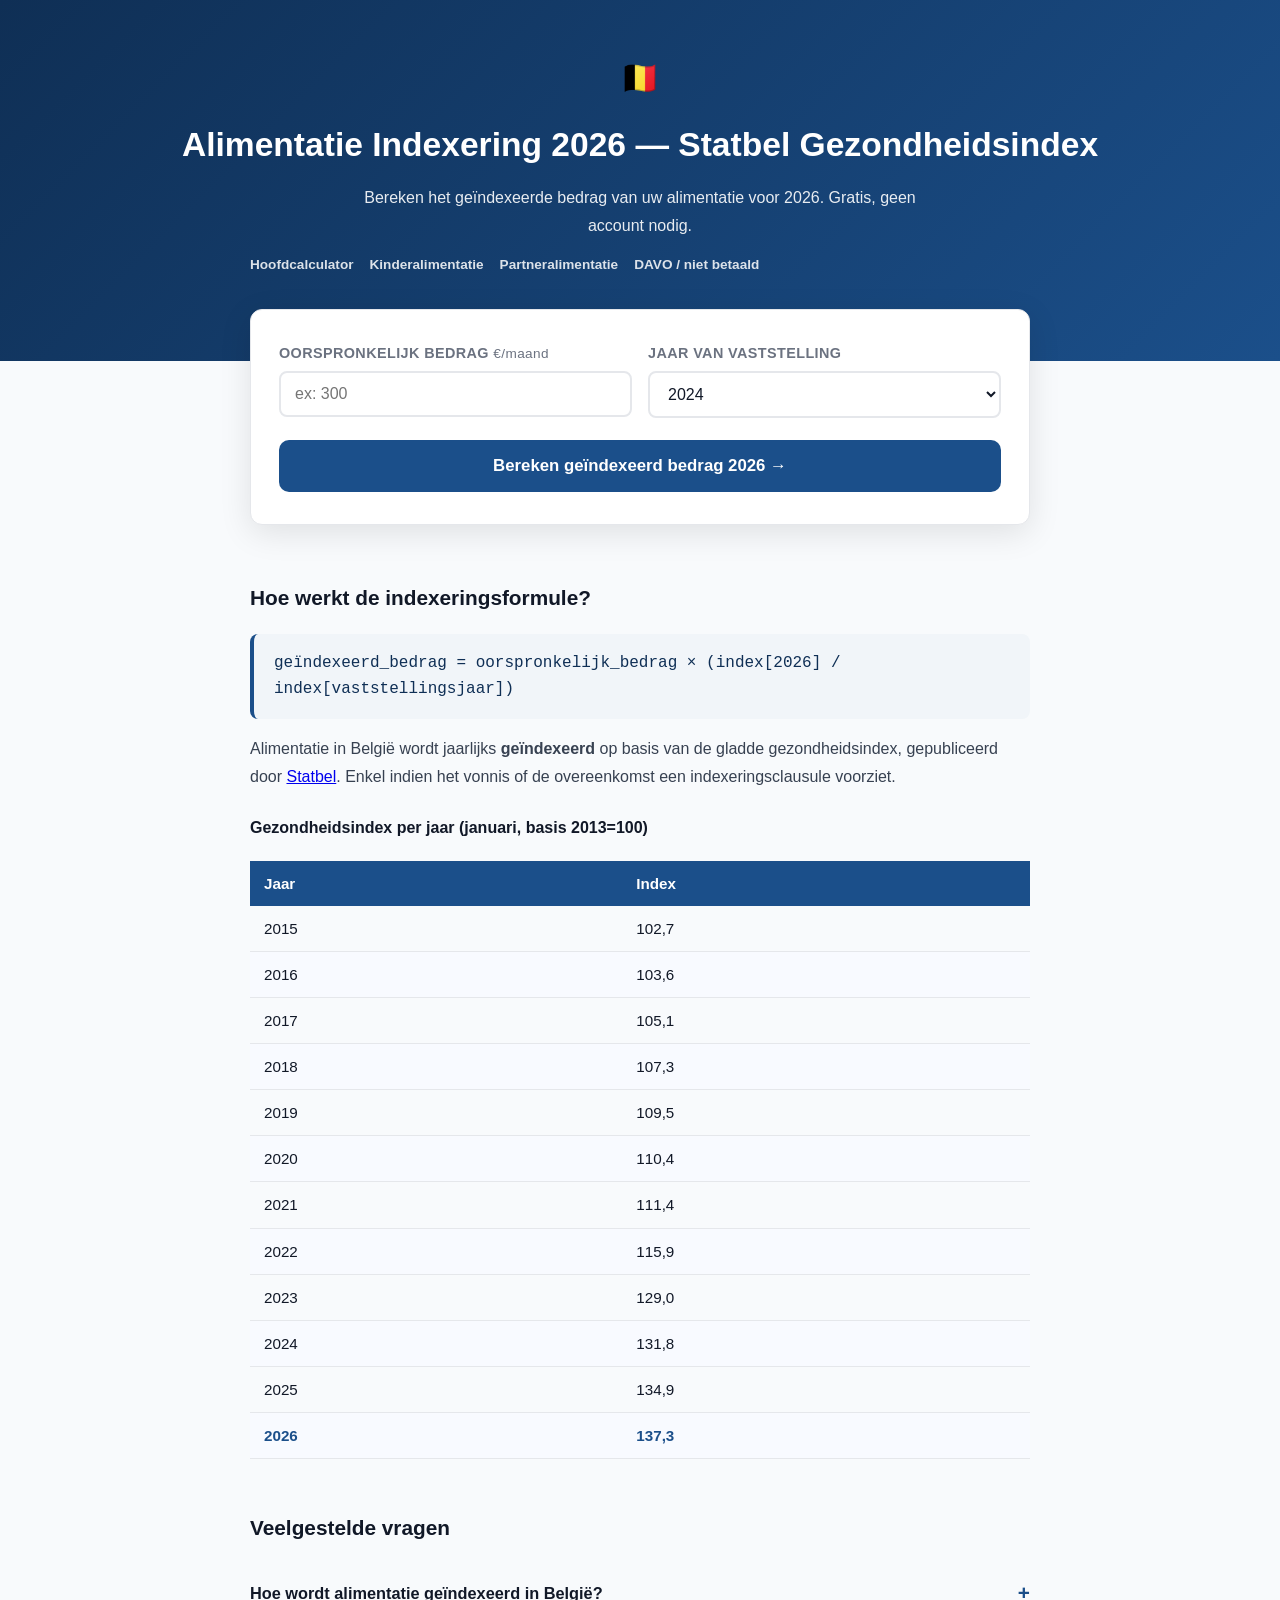
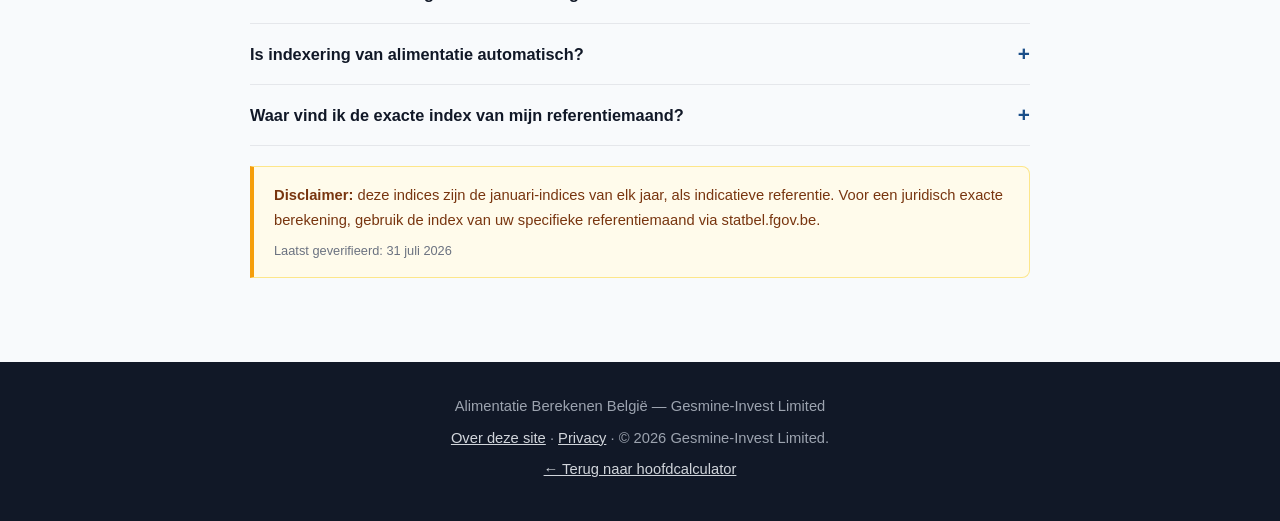
<file: alimentatie-indexering/index.html>
<!DOCTYPE html>
<html lang="nl">
<head>
<meta charset="UTF-8">
<meta name="viewport" content="width=device-width, initial-scale=1.0">
<meta name="google-site-verification" content="bEeaielGtlLAtdE5IAuEpiqi2MnuuSjw43Phe8PK3Tw" />
<title>Alimentatie Indexering 2026 — Statbel Gezondheidsindex Berekenen</title>
<meta name="description" content="Bereken de jaarlijkse indexering van alimentatie op basis van de Belgische gezondheidsindex (Statbel). Geef het oorspronkelijk bedrag en jaar in, ontvang het geïndexeerde bedrag voor 2026.">
<meta name="keywords" content="alimentatie indexering, indexering alimentatie berekenen, alimentatie index berekenen">
<link rel="canonical" href="https://alimentatie-berekenen.be/alimentatie-indexering/">
<meta property="og:title" content="Alimentatie Indexering 2026 — Statbel">
<meta property="og:description" content="Jaarlijkse indexering van alimentatie op basis van de Statbel gezondheidsindex.">
<meta property="og:type" content="website">
<meta property="og:url" content="https://alimentatie-berekenen.be/alimentatie-indexering/">
<meta property="og:locale" content="nl_BE">
<link rel="icon" href="/favicon.png" type="image/png">
<meta property="og:image" content="https://alimentatie-berekenen.be/og-image.png">
<link rel="stylesheet" href="/assets/style.css">

<script type="application/ld+json">
{
  "@context": "https://schema.org",
  "@graph": [
    {
      "@type": "WebApplication",
      "name": "Alimentatie Indexering 2026 — Statbel",
      "url": "https://alimentatie-berekenen.be/alimentatie-indexering/",
      "description": "Rekentool voor de jaarlijkse indexering van alimentatie op basis van de Belgische gezondheidsindex (Statbel).",
      "applicationCategory": "UtilitiesApplication",
      "operatingSystem": "Any",
      "inLanguage": "nl-BE",
      "offers": { "@type": "Offer", "price": "0", "priceCurrency": "EUR" },
      "areaServed": { "@type": "Country", "name": "Belgium" }
    },
    {
      "@type": "FAQPage",
      "mainEntity": [
        {
          "@type": "Question",
          "name": "Hoe wordt alimentatie geïndexeerd in België?",
          "acceptedAnswer": { "@type": "Answer", "text": "Alimentatie wordt jaarlijks geïndexeerd op basis van de gladde gezondheidsindex, gepubliceerd door Statbel. Formule: geïndexeerd bedrag = oorspronkelijk bedrag × (huidige index / index bij vaststelling). Het vonnis of de overeenkomst moet deze indexeringsclausule voorzien." }
        },
        {
          "@type": "Question",
          "name": "Is indexering van alimentatie automatisch?",
          "acceptedAnswer": { "@type": "Answer", "text": "Enkel indien het vonnis of de overeenkomst een indexeringsclausule bevat. Zonder zo'n clausule is indexering niet automatisch en moet ze eventueel aan de rechter gevraagd worden." }
        },
        {
          "@type": "Question",
          "name": "Waar vind ik de exacte Statbel-index van mijn referentiemaand?",
          "acceptedAnswer": { "@type": "Answer", "text": "Op statbel.fgov.be, onder 'consumptieprijzen' / 'gezondheidsindex'. Onze rekentool gebruikt de januari-index van elk jaar als referentie — controleer voor een exacte berekening de index van uw specifieke referentiemaand." }
        }
      ]
    },
    {
      "@type": "BreadcrumbList",
      "itemListElement": [
        { "@type": "ListItem", "position": 1, "name": "Home", "item": "https://alimentatie-berekenen.be/" },
        { "@type": "ListItem", "position": 2, "name": "Alimentatie indexering", "item": "https://alimentatie-berekenen.be/alimentatie-indexering/" }
      ]
    }
  ]
}
</script>
</head>
<body>

<header>
  <span class="flag">🇧🇪</span>
  <h1>Alimentatie Indexering 2026 — Statbel Gezondheidsindex</h1>
  <p>Bereken het geïndexeerde bedrag van uw alimentatie voor 2026. Gratis, geen account nodig.</p>
  <nav class="crossnav">
    <a href="/">Hoofdcalculator</a>
    <a href="/kinderalimentatie-berekenen/">Kinderalimentatie</a>
    <a href="/partneralimentatie-berekenen/">Partneralimentatie</a>
    <a href="/davo-onderhoudsgeld/">DAVO / niet betaald</a>
  </nav>
</header>

<div class="container tool-wrapper">
  <div class="tool-card" style="border-radius:12px;">
    <div class="form-grid">
      <div class="form-group">
        <label>Oorspronkelijk bedrag <span>€/maand</span></label>
        <input type="number" id="idxBedrag" min="0" placeholder="ex: 300">
      </div>
      <div class="form-group">
        <label>Jaar van vaststelling</label>
        <select id="idxJaar">
          <option value="2015">2015</option><option value="2016">2016</option><option value="2017">2017</option>
          <option value="2018">2018</option><option value="2019">2019</option><option value="2020">2020</option>
          <option value="2021">2021</option><option value="2022">2022</option><option value="2023">2023</option>
          <option value="2024" selected>2024</option><option value="2025">2025</option>
        </select>
      </div>
    </div>
    <button class="calc-btn" onclick="calculerIndexUI()">Bereken geïndexeerd bedrag 2026 →</button>
    <div class="result" id="result-index">
      <div class="result-hero">
        <div class="r-label">Geïndexeerd bedrag 2026</div>
        <div class="r-amount" id="ri-amount">—</div>
        <div class="r-sub" id="ri-sub"></div>
      </div>
      <div class="result-grid" id="ri-grid"></div>
    </div>
  </div>
</div>

<div class="container content">
  <h2 class="section-title">Hoe werkt de indexeringsformule?</h2>
  <div class="index-formula">geïndexeerd_bedrag = oorspronkelijk_bedrag × (index[2026] / index[vaststellingsjaar])</div>
  <p>Alimentatie in België wordt jaarlijks <strong>geïndexeerd</strong> op basis van de gladde gezondheidsindex, gepubliceerd door <a href="https://statbel.fgov.be/nl/themas/consumptieprijzen/gezondheidsindex" target="_blank" rel="noopener">Statbel</a>. Enkel indien het vonnis of de overeenkomst een indexeringsclausule voorziet.</p>

  <h3 class="sub">Gezondheidsindex per jaar (januari, basis 2013=100)</h3>
  <div class="table-wrap">
    <table class="igak-table">
      <thead><tr><th>Jaar</th><th>Index</th></tr></thead>
      <tbody>
        <tr><td>2015</td><td>102,7</td></tr><tr><td>2016</td><td>103,6</td></tr><tr><td>2017</td><td>105,1</td></tr>
        <tr><td>2018</td><td>107,3</td></tr><tr><td>2019</td><td>109,5</td></tr><tr><td>2020</td><td>110,4</td></tr>
        <tr><td>2021</td><td>111,4</td></tr><tr><td>2022</td><td>115,9</td></tr><tr><td>2023</td><td>129,0</td></tr>
        <tr><td>2024</td><td>131,8</td></tr><tr><td>2025</td><td>134,9</td></tr><tr><td class="highlight-pct">2026</td><td class="highlight-pct">137,3</td></tr>
      </tbody>
    </table>
  </div>

  <h2 class="section-title">Veelgestelde vragen</h2>
  <div class="faq-item">
    <button class="faq-q" onclick="toggleFaq(this)">Hoe wordt alimentatie geïndexeerd in België?</button>
    <div class="faq-a">Jaarlijks op basis van de gladde gezondheidsindex (Statbel). Formule: geïndexeerd bedrag = oorspronkelijk bedrag × (huidige index / index bij vaststelling). Het vonnis of de overeenkomst moet deze clausule voorzien.</div>
  </div>
  <div class="faq-item">
    <button class="faq-q" onclick="toggleFaq(this)">Is indexering van alimentatie automatisch?</button>
    <div class="faq-a">Enkel indien het vonnis of de overeenkomst een indexeringsclausule bevat. Zonder clausule moet indexering eventueel aan de rechter gevraagd worden.</div>
  </div>
  <div class="faq-item">
    <button class="faq-q" onclick="toggleFaq(this)">Waar vind ik de exacte index van mijn referentiemaand?</button>
    <div class="faq-a">Op <a href="https://statbel.fgov.be/nl/themas/consumptieprijzen/gezondheidsindex" target="_blank" rel="noopener">statbel.fgov.be</a>. Onze tool gebruikt de januari-index als referentie — controleer uw specifieke referentiemaand voor een exacte berekening.</div>
  </div>

  <div class="disclaimer-box">
    <strong>Disclaimer:</strong> deze indices zijn de januari-indices van elk jaar, als indicatieve referentie. Voor een juridisch exacte berekening, gebruik de index van uw specifieke referentiemaand via statbel.fgov.be.
    <div class="last-verified">Laatst geverifieerd: 31 juli 2026</div>
  </div>
</div>

<footer>
  <p>Alimentatie Berekenen België — Gesmine-Invest Limited</p>
  <p><a href="/about/">Over deze site</a> · <a href="/privacy/">Privacy</a> · © 2026 Gesmine-Invest Limited.</p>
  <p><a href="/">← Terug naar hoofdcalculator</a></p>
</footer>

<script src="/assets/calc-engine.js"></script>
<script>
function calculerIndexUI() {
  const bedrag = parseFloat(document.getElementById('idxBedrag').value);
  const jaar = parseInt(document.getElementById('idxJaar').value);
  if (!bedrag || bedrag <= 0) { alert('Geef het bedrag in.'); return; }
  const r = berekenIndexering(bedrag, jaar, 2026);
  document.getElementById('ri-amount').textContent = r.geindexeerd.toFixed(2).replace('.', ',') + ' €/maand';
  document.getElementById('ri-sub').textContent = `Stijging van ${(r.geindexeerd - bedrag).toFixed(2).replace('.', ',')} € sinds ${jaar} (+${((r.ratio-1)*100).toFixed(1)}%)`;
  document.getElementById('ri-grid').innerHTML = `
    <div class="r-stat"><div class="sv">${bedrag.toFixed(0)} €</div><div class="sl">Oorspronkelijk (${jaar})</div></div>
    <div class="r-stat"><div class="sv">×${r.ratio.toFixed(3)}</div><div class="sl">Indexcoëfficiënt</div></div>
    <div class="r-stat"><div class="sv">${r.geindexeerd.toFixed(2).replace('.', ',')} €</div><div class="sl">Geïndexeerd 2026</div></div>
  `;
  document.getElementById('result-index').style.display = 'block';
  document.getElementById('result-index').scrollIntoView({ behavior: 'smooth', block: 'nearest' });
}
function toggleFaq(btn) { btn.classList.toggle('open'); btn.nextElementSibling.classList.toggle('open'); }
</script>
</body>
</html>
</file>
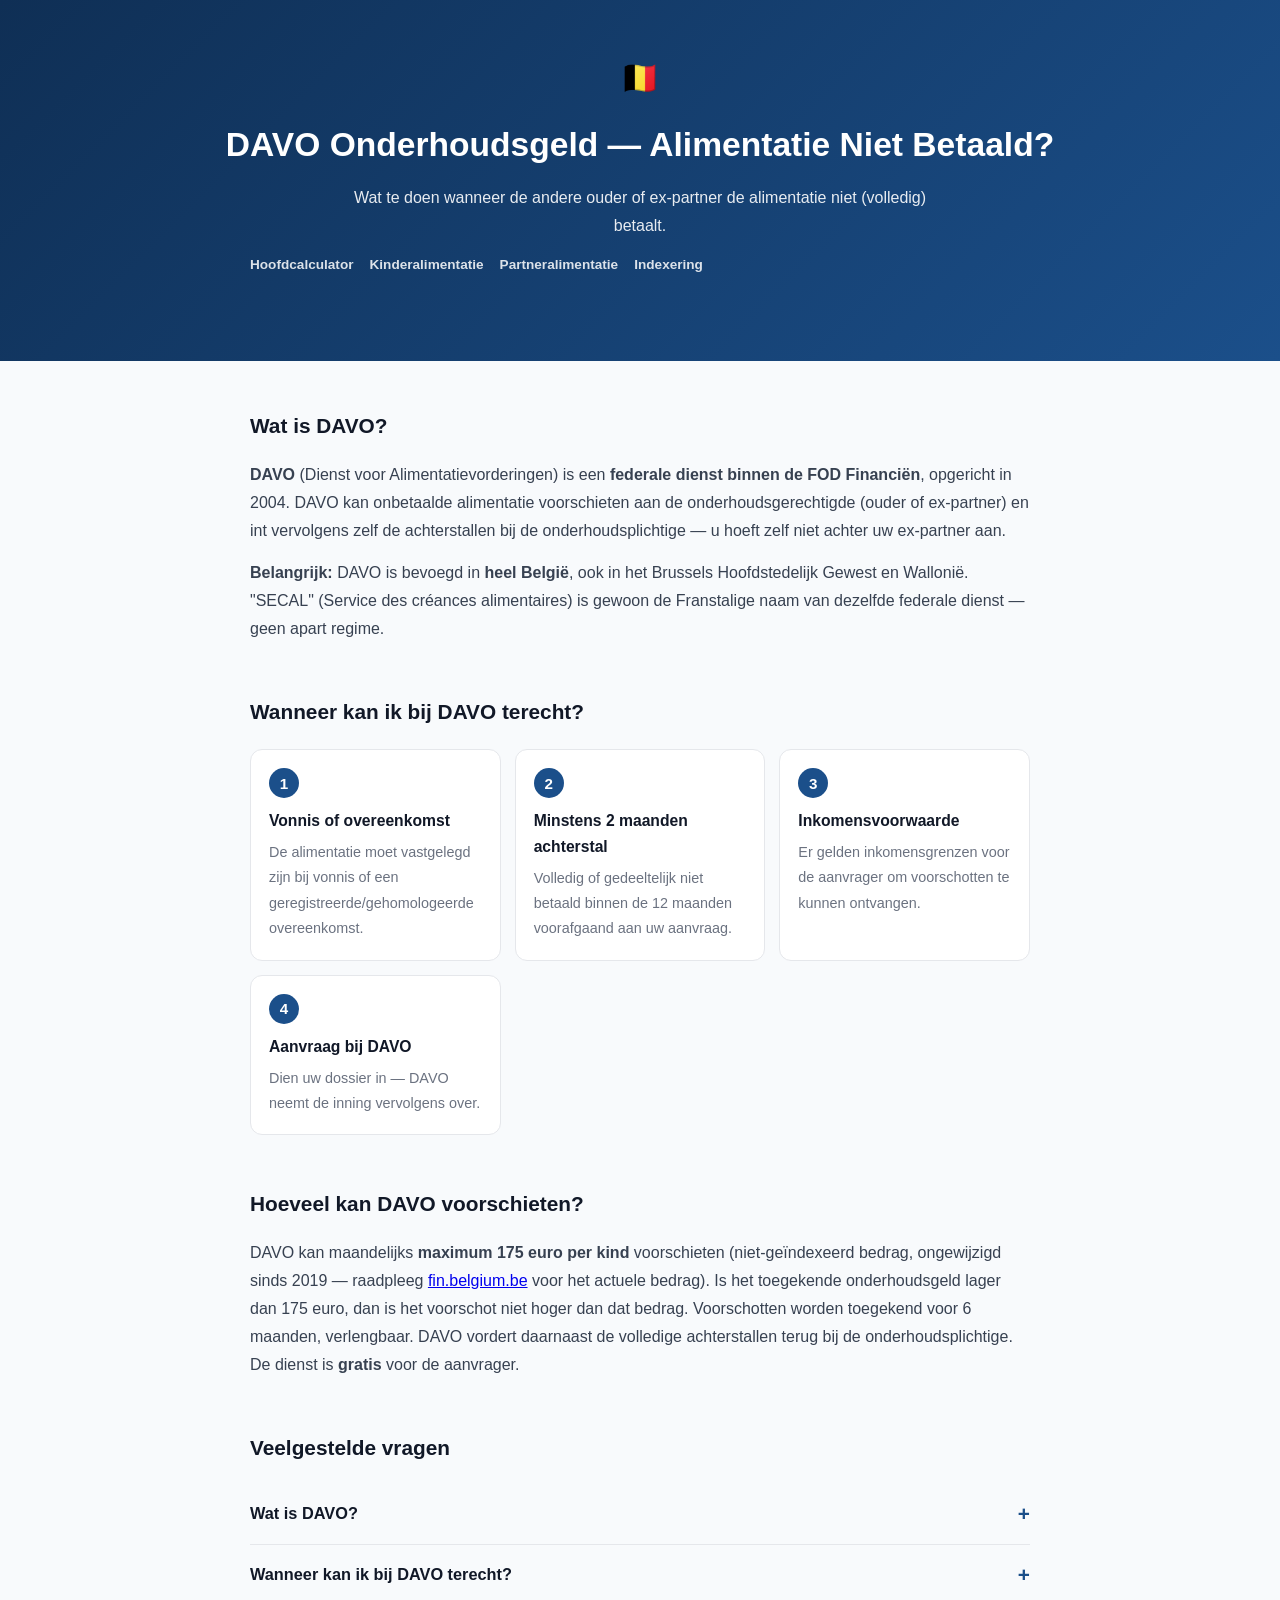
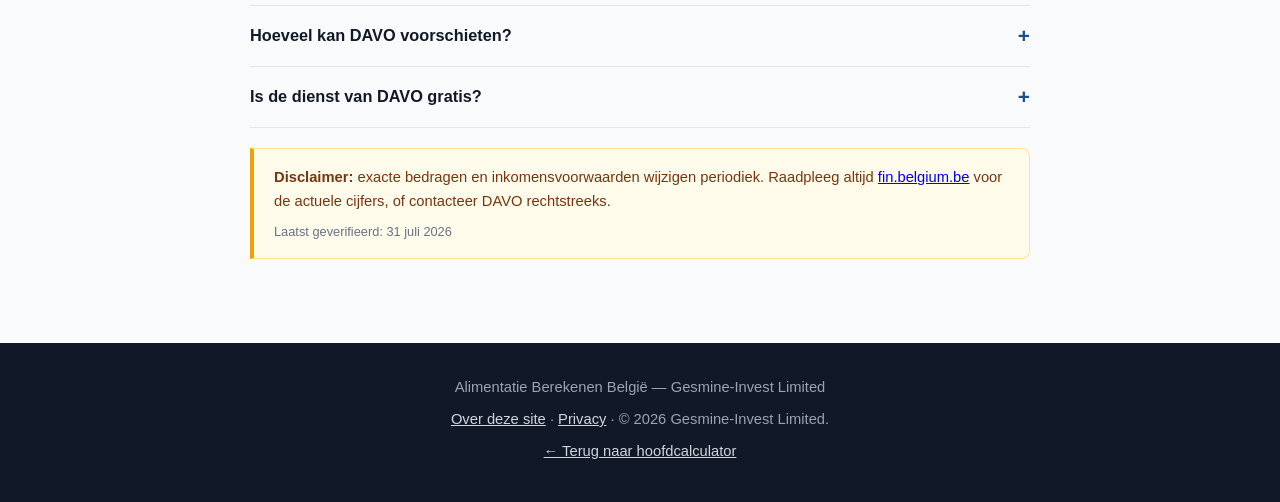
<file: davo-onderhoudsgeld/index.html>
<!DOCTYPE html>
<html lang="nl">
<head>
<meta charset="UTF-8">
<meta name="viewport" content="width=device-width, initial-scale=1.0">
<meta name="google-site-verification" content="bEeaielGtlLAtdE5IAuEpiqi2MnuuSjw43Phe8PK3Tw" />
<title>DAVO Onderhoudsgeld 2026 — Wat te Doen bij Onbetaalde Alimentatie</title>
<meta name="description" content="Onderhoudsgeld niet betaald? DAVO (Dienst voor Alimentatievorderingen) kan gratis voorschieten en terugvorderen. Uitleg procedure, voorwaarden en bedragen.">
<meta name="keywords" content="davo onderhoudsgeld, alimentatie niet betaald, davo alimentatievorderingen, onderhoudsgeld niet betaald wat nu">
<link rel="canonical" href="https://alimentatie-berekenen.be/davo-onderhoudsgeld/">
<meta property="og:title" content="DAVO Onderhoudsgeld 2026 — Alimentatie Niet Betaald">
<meta property="og:description" content="DAVO kan onbetaalde alimentatie gratis voorschieten. Procedure en voorwaarden uitgelegd.">
<meta property="og:type" content="website">
<meta property="og:url" content="https://alimentatie-berekenen.be/davo-onderhoudsgeld/">
<meta property="og:locale" content="nl_BE">
<link rel="icon" href="/favicon.png" type="image/png">
<meta property="og:image" content="https://alimentatie-berekenen.be/og-image.png">
<link rel="stylesheet" href="/assets/style.css">

<script type="application/ld+json">
{
  "@context": "https://schema.org",
  "@graph": [
    {
      "@type": "FAQPage",
      "mainEntity": [
        {
          "@type": "Question",
          "name": "Wat is DAVO?",
          "acceptedAnswer": { "@type": "Answer", "text": "DAVO (Dienst voor Alimentatievorderingen) is een federale dienst binnen de FOD Financiën, opgericht in 2004, die onbetaalde alimentatie kan voorschieten aan de onderhoudsgerechtigde en vervolgens zelf terugvordert bij de onderhoudsplichtige. DAVO is bevoegd in heel België — 'SECAL' is enkel de Franstalige naam van dezelfde dienst, geen apart regime voor Brussel of Wallonië." }
        },
        {
          "@type": "Question",
          "name": "Wanneer kan ik bij DAVO terecht?",
          "acceptedAnswer": { "@type": "Answer", "text": "Wanneer de alimentatie (vastgelegd bij vonnis of geregistreerde/gehomologeerde overeenkomst) gedurende minstens 2 maanden, volledig of gedeeltelijk, niet betaald is binnen de 12 maanden voorafgaand aan de aanvraag." }
        },
        {
          "@type": "Question",
          "name": "Hoeveel kan DAVO voorschieten?",
          "acceptedAnswer": { "@type": "Answer", "text": "DAVO kan maandelijks maximum 175 euro per kind voorschieten (niet-geïndexeerd bedrag, ongewijzigd sinds 2019 — controleer het actuele bedrag op fin.belgium.be). Is het toegekende onderhoudsgeld lager dan 175 euro, dan is het voorschot niet hoger dan dat bedrag. De voorschotten worden toegekend voor 6 maanden, verlengbaar zolang aan de voorwaarden voldaan is. DAVO int daarnaast de volledige achterstallen bij de onderhoudsplichtige. Er gelden inkomensvoorwaarden voor de aanvrager." }
        },
        {
          "@type": "Question",
          "name": "Is de dienst van DAVO gratis?",
          "acceptedAnswer": { "@type": "Answer", "text": "Ja, de tussenkomst van DAVO is gratis voor de aanvrager." }
        }
      ]
    },
    {
      "@type": "BreadcrumbList",
      "itemListElement": [
        { "@type": "ListItem", "position": 1, "name": "Home", "item": "https://alimentatie-berekenen.be/" },
        { "@type": "ListItem", "position": 2, "name": "DAVO onderhoudsgeld", "item": "https://alimentatie-berekenen.be/davo-onderhoudsgeld/" }
      ]
    }
  ]
}
</script>
</head>
<body>

<header>
  <span class="flag">🇧🇪</span>
  <h1>DAVO Onderhoudsgeld — Alimentatie Niet Betaald?</h1>
  <p>Wat te doen wanneer de andere ouder of ex-partner de alimentatie niet (volledig) betaalt.</p>
  <nav class="crossnav">
    <a href="/">Hoofdcalculator</a>
    <a href="/kinderalimentatie-berekenen/">Kinderalimentatie</a>
    <a href="/partneralimentatie-berekenen/">Partneralimentatie</a>
    <a href="/alimentatie-indexering/">Indexering</a>
  </nav>
</header>

<div class="container content" style="padding-top:48px;">

  <h2 class="section-title" style="margin-top:0;">Wat is DAVO?</h2>
  <p><strong>DAVO</strong> (Dienst voor Alimentatievorderingen) is een <strong>federale dienst binnen de FOD Financiën</strong>, opgericht in 2004. DAVO kan onbetaalde alimentatie voorschieten aan de onderhoudsgerechtigde (ouder of ex-partner) en int vervolgens zelf de achterstallen bij de onderhoudsplichtige — u hoeft zelf niet achter uw ex-partner aan.</p>
  <p><strong>Belangrijk:</strong> DAVO is bevoegd in <strong>heel België</strong>, ook in het Brussels Hoofdstedelijk Gewest en Wallonië. "SECAL" (Service des créances alimentaires) is gewoon de Franstalige naam van dezelfde federale dienst — geen apart regime.</p>

  <h2 class="section-title">Wanneer kan ik bij DAVO terecht?</h2>
  <div class="steps">
    <div class="step"><div class="step-n">1</div><h4>Vonnis of overeenkomst</h4><p>De alimentatie moet vastgelegd zijn bij vonnis of een geregistreerde/gehomologeerde overeenkomst.</p></div>
    <div class="step"><div class="step-n">2</div><h4>Minstens 2 maanden achterstal</h4><p>Volledig of gedeeltelijk niet betaald binnen de 12 maanden voorafgaand aan uw aanvraag.</p></div>
    <div class="step"><div class="step-n">3</div><h4>Inkomensvoorwaarde</h4><p>Er gelden inkomensgrenzen voor de aanvrager om voorschotten te kunnen ontvangen.</p></div>
    <div class="step"><div class="step-n">4</div><h4>Aanvraag bij DAVO</h4><p>Dien uw dossier in — DAVO neemt de inning vervolgens over.</p></div>
  </div>

  <h2 class="section-title">Hoeveel kan DAVO voorschieten?</h2>
  <p>DAVO kan maandelijks <strong>maximum 175 euro per kind</strong> voorschieten (niet-geïndexeerd bedrag, ongewijzigd sinds 2019 — raadpleeg <a href="https://fin.belgium.be/nl/particulieren/meer-diensten/onderhoudsgeld-davo" target="_blank" rel="noopener">fin.belgium.be</a> voor het actuele bedrag). Is het toegekende onderhoudsgeld lager dan 175 euro, dan is het voorschot niet hoger dan dat bedrag. Voorschotten worden toegekend voor 6 maanden, verlengbaar. DAVO vordert daarnaast de volledige achterstallen terug bij de onderhoudsplichtige. De dienst is <strong>gratis</strong> voor de aanvrager.</p>

  <h2 class="section-title">Veelgestelde vragen</h2>
  <div class="faq-item">
    <button class="faq-q" onclick="toggleFaq(this)">Wat is DAVO?</button>
    <div class="faq-a">DAVO (Dienst voor Alimentatievorderingen) is een federale dienst binnen de FOD Financiën die onbetaalde alimentatie kan voorschieten en terugvorderen bij de onderhoudsplichtige. Bevoegd in heel België — SECAL is enkel de Franstalige naam van dezelfde dienst.</div>
  </div>
  <div class="faq-item">
    <button class="faq-q" onclick="toggleFaq(this)">Wanneer kan ik bij DAVO terecht?</button>
    <div class="faq-a">Wanneer de alimentatie (vastgelegd bij vonnis of gehomologeerde overeenkomst) gedurende minstens 2 maanden niet betaald is binnen de 12 maanden voorafgaand aan de aanvraag.</div>
  </div>
  <div class="faq-item">
    <button class="faq-q" onclick="toggleFaq(this)">Hoeveel kan DAVO voorschieten?</button>
    <div class="faq-a">Maximum 175 euro per kind per maand (niet-geïndexeerd bedrag sinds 2019). Is het toegekende onderhoudsgeld lager, dan is het voorschot niet hoger dan dat bedrag. Toegekend voor 6 maanden, verlengbaar. DAVO int daarnaast de volledige achterstallen bij de onderhoudsplichtige.</div>
  </div>
  <div class="faq-item">
    <button class="faq-q" onclick="toggleFaq(this)">Is de dienst van DAVO gratis?</button>
    <div class="faq-a">Ja, de tussenkomst van DAVO is gratis voor de aanvrager.</div>
  </div>

  <div class="disclaimer-box">
    <strong>Disclaimer:</strong> exacte bedragen en inkomensvoorwaarden wijzigen periodiek. Raadpleeg altijd <a href="https://fin.belgium.be/nl/particulieren/meer-diensten/onderhoudsgeld-davo" target="_blank" rel="noopener">fin.belgium.be</a> voor de actuele cijfers, of contacteer DAVO rechtstreeks.
    <div class="last-verified">Laatst geverifieerd: 31 juli 2026</div>
  </div>
</div>

<footer>
  <p>Alimentatie Berekenen België — Gesmine-Invest Limited</p>
  <p><a href="/about/">Over deze site</a> · <a href="/privacy/">Privacy</a> · © 2026 Gesmine-Invest Limited.</p>
  <p><a href="/">← Terug naar hoofdcalculator</a></p>
</footer>

<script>
function toggleFaq(btn) { btn.classList.toggle('open'); btn.nextElementSibling.classList.toggle('open'); }
</script>
</body>
</html>
</file>
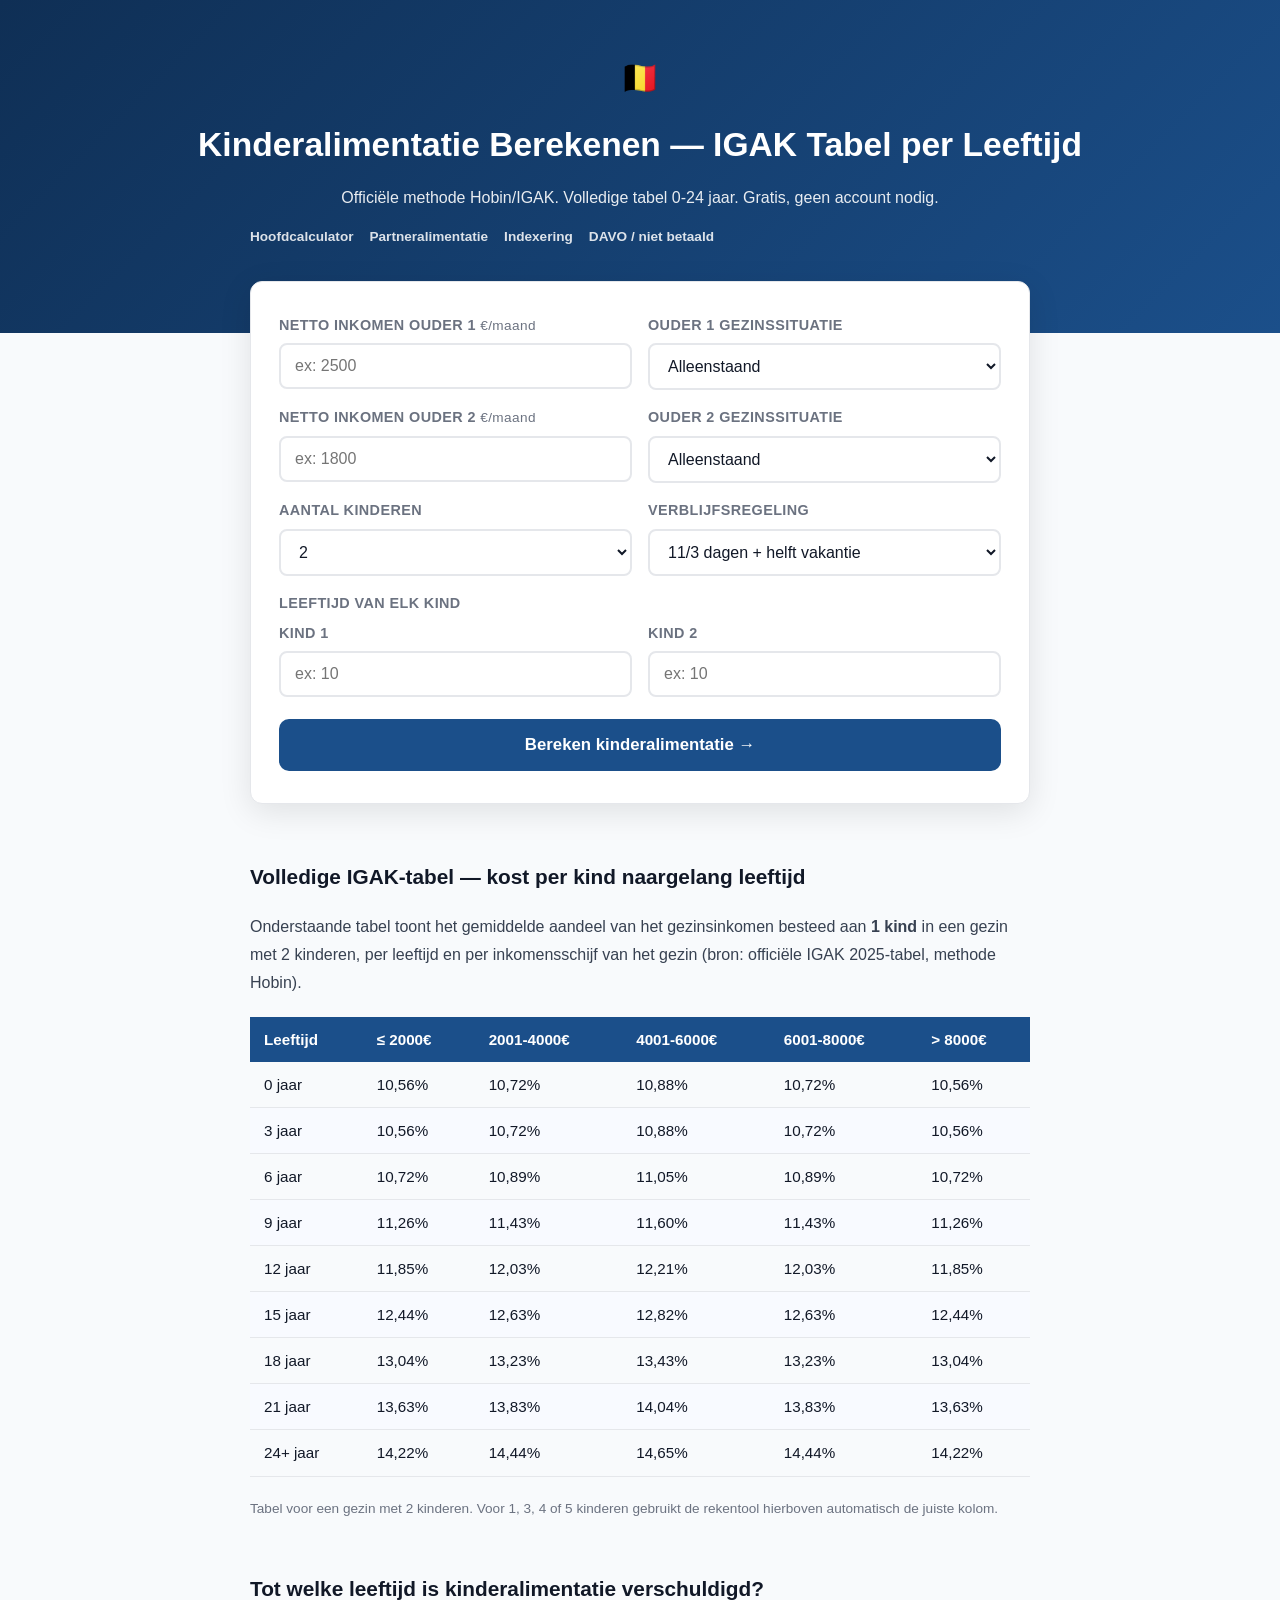
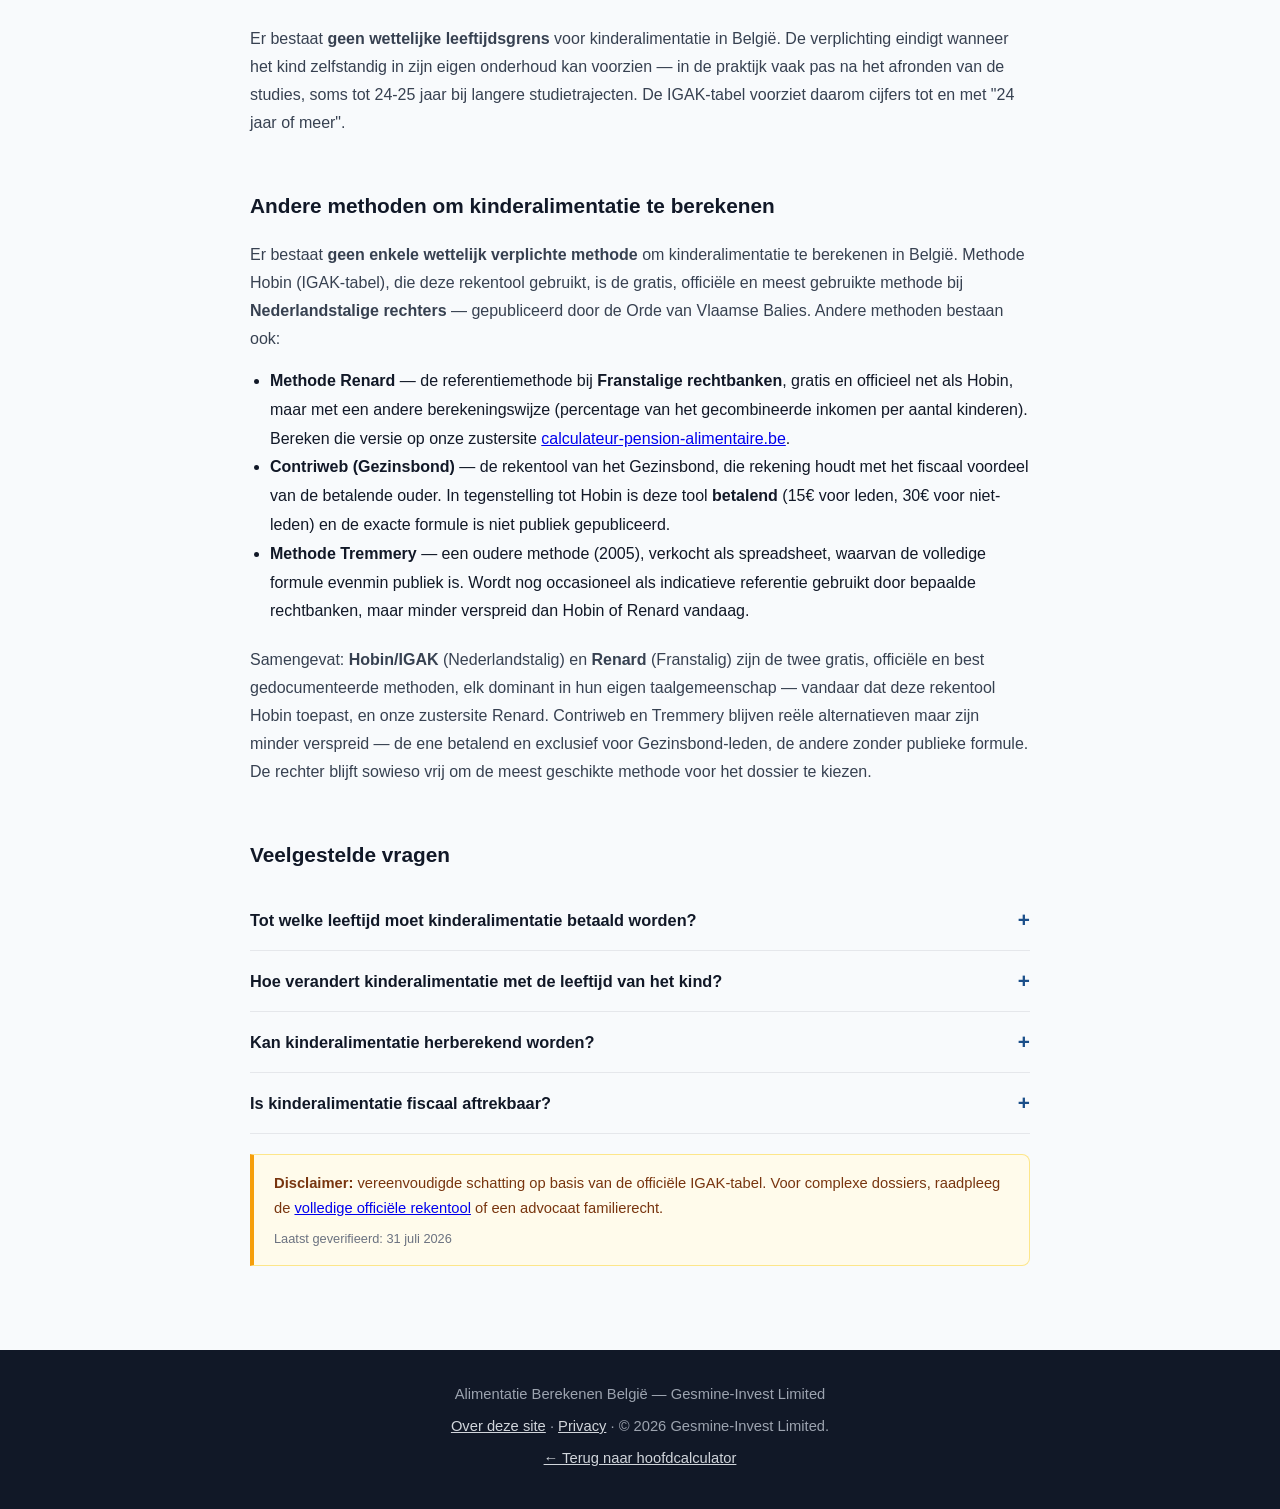
<file: kinderalimentatie-berekenen/index.html>
<!DOCTYPE html>
<html lang="nl">
<head>
<meta charset="UTF-8">
<meta name="viewport" content="width=device-width, initial-scale=1.0">
<meta name="google-site-verification" content="bEeaielGtlLAtdE5IAuEpiqi2MnuuSjw43Phe8PK3Tw" />
<title>Kinderalimentatie Berekenen 2026 — IGAK Tabel per Leeftijd (Methode Hobin)</title>
<meta name="description" content="Bereken kinderalimentatie per leeftijd met de officiële IGAK-tabel (methode Hobin). Volledige tabel 0-24 jaar, tot welke leeftijd alimentatie verschuldigd is, en gratis rekentool.">
<meta name="keywords" content="kinderalimentatie berekenen, kinderalimentatie tabel, kinderalimentatie tot welke leeftijd, herberekenen kinderalimentatie, kinderalimentatie aftrekbaar, kind alimentatie berekenen">
<link rel="canonical" href="https://alimentatie-berekenen.be/kinderalimentatie-berekenen/">
<meta property="og:title" content="Kinderalimentatie Berekenen 2026 — IGAK Tabel">
<meta property="og:description" content="Volledige IGAK-tabel per leeftijd, methode Hobin. Gratis rekentool kinderalimentatie.">
<meta property="og:type" content="website">
<meta property="og:url" content="https://alimentatie-berekenen.be/kinderalimentatie-berekenen/">
<meta property="og:locale" content="nl_BE">
<link rel="icon" href="/favicon.png" type="image/png">
<meta property="og:image" content="https://alimentatie-berekenen.be/og-image.png">
<link rel="stylesheet" href="/assets/style.css">

<script type="application/ld+json">
{
  "@context": "https://schema.org",
  "@graph": [
    {
      "@type": "WebApplication",
      "name": "Kinderalimentatie Berekenen — IGAK Tabel 2026",
      "url": "https://alimentatie-berekenen.be/kinderalimentatie-berekenen/",
      "description": "Rekentool kinderalimentatie op basis van de officiële IGAK-tabel (methode Hobin), per leeftijd van het kind.",
      "applicationCategory": "UtilitiesApplication",
      "operatingSystem": "Any",
      "inLanguage": "nl-BE",
      "offers": { "@type": "Offer", "price": "0", "priceCurrency": "EUR" },
      "areaServed": { "@type": "Country", "name": "Belgium" }
    },
    {
      "@type": "FAQPage",
      "mainEntity": [
        {
          "@type": "Question",
          "name": "Tot welke leeftijd moet kinderalimentatie betaald worden?",
          "acceptedAnswer": { "@type": "Answer", "text": "In principe tot het kind zelfstandig in zijn onderhoud kan voorzien — er is geen vaste leeftijdsgrens in de wet. In de praktijk loopt dit meestal door tot het einde van de studies (vaak 22-25 jaar), zolang het kind nog geen inkomen uit werk heeft dat het levensonderhoud dekt. De IGAK-tabel voorziet cijfers tot en met 24 jaar of meer." }
        },
        {
          "@type": "Question",
          "name": "Hoe verandert kinderalimentatie met de leeftijd van het kind?",
          "acceptedAnswer": { "@type": "Answer", "text": "Volgens de IGAK-tabel stijgt de gemiddelde kost van een kind naarmate het ouder wordt — van ongeveer 15% van het gezinsinkomen (voor 1 kind, jongste leeftijden) tot ongeveer 20% voor een kind van 24 jaar of meer. Dit weerspiegelt hogere kosten voor tieners en studerende jongvolwassenen." }
        },
        {
          "@type": "Question",
          "name": "Kan kinderalimentatie herberekend worden?",
          "acceptedAnswer": { "@type": "Answer", "text": "Ja. Bij een significante wijziging van omstandigheden (inkomenswijziging, nieuwe partner, wijziging verblijfsregeling, veranderende behoeften van het kind) kan een herberekening gevraagd worden — via onderling akkoord (notariële akte) of via de familierechtbank." }
        },
        {
          "@type": "Question",
          "name": "Is kinderalimentatie fiscaal aftrekbaar?",
          "acceptedAnswer": { "@type": "Answer", "text": "Ja, onder voorwaarden. In 2026 is 60% van de betaalde alimentatie aftrekbaar voor de betaler (dit percentage daalt jaarlijks: 50% vanaf 2027). De alimentatie moet vastgelegd zijn bij vonnis of gehomologeerde overeenkomst. Zie onze pagina over indexering en fiscaliteit voor details." }
        },
        {
          "@type": "Question",
          "name": "Is methode Hobin de enige methode om kinderalimentatie te berekenen in België?",
          "acceptedAnswer": { "@type": "Answer", "text": "Nee. Er bestaat geen wettelijk verplichte methode. Hobin (IGAK-tabel) is de gratis, officiële referentie bij Nederlandstalige rechters; Renard is het Franstalige equivalent. Andere, minder verspreide methoden bestaan ook: Contriweb (betalende tool van het Gezinsbond) en methode Tremmery (oudere methode, formule niet publiek). De rechter blijft vrij om de meest geschikte methode te kiezen." }
        }
      ]
    },
    {
      "@type": "BreadcrumbList",
      "itemListElement": [
        { "@type": "ListItem", "position": 1, "name": "Home", "item": "https://alimentatie-berekenen.be/" },
        { "@type": "ListItem", "position": 2, "name": "Kinderalimentatie berekenen", "item": "https://alimentatie-berekenen.be/kinderalimentatie-berekenen/" }
      ]
    }
  ]
}
</script>
</head>
<body>

<header>
  <span class="flag">🇧🇪</span>
  <h1>Kinderalimentatie Berekenen — IGAK Tabel per Leeftijd</h1>
  <p>Officiële methode Hobin/IGAK. Volledige tabel 0-24 jaar. Gratis, geen account nodig.</p>
  <nav class="crossnav">
    <a href="/">Hoofdcalculator</a>
    <a href="/partneralimentatie-berekenen/">Partneralimentatie</a>
    <a href="/alimentatie-indexering/">Indexering</a>
    <a href="/davo-onderhoudsgeld/">DAVO / niet betaald</a>
  </nav>
</header>

<div class="container tool-wrapper">
  <div class="tool-card" style="border-radius:12px;">
    <div class="form-grid">
      <div class="form-group">
        <label>Netto inkomen ouder 1 <span>€/maand</span></label>
        <input type="number" id="inkA" min="0" placeholder="ex: 2500">
      </div>
      <div class="form-group">
        <label>Ouder 1 gezinssituatie</label>
        <select id="statusA"><option value="alleen">Alleenstaand</option><option value="samen">Samenwonend</option></select>
      </div>
      <div class="form-group">
        <label>Netto inkomen ouder 2 <span>€/maand</span></label>
        <input type="number" id="inkB" min="0" placeholder="ex: 1800">
      </div>
      <div class="form-group">
        <label>Ouder 2 gezinssituatie</label>
        <select id="statusB"><option value="alleen">Alleenstaand</option><option value="samen">Samenwonend</option></select>
      </div>
      <div class="form-group">
        <label>Aantal kinderen</label>
        <select id="nKinderen" onchange="renderLeeftijdInputs()">
          <option value="1">1</option><option value="2" selected>2</option><option value="3">3</option><option value="4">4</option><option value="5">5</option>
        </select>
      </div>
      <div class="form-group">
        <label>Verblijfsregeling</label>
        <select id="verblijf">
          <option value="week_week">Week/week (50/50)</option>
          <option value="8_6">8/6 dagen + helft vakantie</option>
          <option value="9_5">9/5 dagen + helft vakantie</option>
          <option value="10_4">10/4 dagen + helft vakantie</option>
          <option value="11_3" selected>11/3 dagen + helft vakantie</option>
          <option value="we_helft_vak">1 weekend/2 + helft vakantie</option>
        </select>
      </div>
      <div class="form-group full" id="leeftijd-container">
        <label>Leeftijd van elk kind</label>
        <div class="form-grid" id="leeftijd-fields"></div>
      </div>
    </div>
    <button class="calc-btn" onclick="calculerKind()">Bereken kinderalimentatie →</button>
    <div class="result" id="result-kind">
      <div class="result-hero">
        <div class="r-label" id="rk-label">Alimentatie</div>
        <div class="r-amount" id="rk-amount">—</div>
        <div class="r-sub" id="rk-sub"></div>
      </div>
      <div class="result-grid" id="rk-grid"></div>
      <div class="result-note" id="rk-note"></div>
    </div>
  </div>
</div>

<div class="container content">
  <h2 class="section-title">Volledige IGAK-tabel — kost per kind naargelang leeftijd</h2>
  <p>Onderstaande tabel toont het gemiddelde aandeel van het gezinsinkomen besteed aan <strong>1 kind</strong> in een gezin met 2 kinderen, per leeftijd en per inkomensschijf van het gezin (bron: officiële IGAK 2025-tabel, methode Hobin).</p>
  <div class="table-wrap">
    <table class="igak-table">
      <thead><tr><th>Leeftijd</th><th>≤ 2000€</th><th>2001-4000€</th><th>4001-6000€</th><th>6001-8000€</th><th>&gt; 8000€</th></tr></thead>
      <tbody id="igak-table-body"></tbody>
    </table>
  </div>
  <p style="font-size:0.85rem;color:var(--muted);">Tabel voor een gezin met 2 kinderen. Voor 1, 3, 4 of 5 kinderen gebruikt de rekentool hierboven automatisch de juiste kolom.</p>

  <h2 class="section-title">Tot welke leeftijd is kinderalimentatie verschuldigd?</h2>
  <p>Er bestaat <strong>geen wettelijke leeftijdsgrens</strong> voor kinderalimentatie in België. De verplichting eindigt wanneer het kind zelfstandig in zijn eigen onderhoud kan voorzien — in de praktijk vaak pas na het afronden van de studies, soms tot 24-25 jaar bij langere studietrajecten. De IGAK-tabel voorziet daarom cijfers tot en met "24 jaar of meer".</p>

  <h2 class="section-title">Andere methoden om kinderalimentatie te berekenen</h2>
  <p>Er bestaat <strong>geen enkele wettelijk verplichte methode</strong> om kinderalimentatie te berekenen in België. Methode Hobin (IGAK-tabel), die deze rekentool gebruikt, is de gratis, officiële en meest gebruikte methode bij <strong>Nederlandstalige rechters</strong> — gepubliceerd door de Orde van Vlaamse Balies. Andere methoden bestaan ook:</p>
  <ul style="margin:0 0 20px 20px;line-height:1.8;">
    <li><strong>Methode Renard</strong> — de referentiemethode bij <strong>Franstalige rechtbanken</strong>, gratis en officieel net als Hobin, maar met een andere berekeningswijze (percentage van het gecombineerde inkomen per aantal kinderen). Bereken die versie op onze zustersite <a href="https://calculateur-pension-alimentaire.be/" target="_blank" rel="noopener">calculateur-pension-alimentaire.be</a>.</li>
    <li><strong>Contriweb (Gezinsbond)</strong> — de rekentool van het Gezinsbond, die rekening houdt met het fiscaal voordeel van de betalende ouder. In tegenstelling tot Hobin is deze tool <strong>betalend</strong> (15€ voor leden, 30€ voor niet-leden) en de exacte formule is niet publiek gepubliceerd.</li>
    <li><strong>Methode Tremmery</strong> — een oudere methode (2005), verkocht als spreadsheet, waarvan de volledige formule evenmin publiek is. Wordt nog occasioneel als indicatieve referentie gebruikt door bepaalde rechtbanken, maar minder verspreid dan Hobin of Renard vandaag.</li>
  </ul>
  <p>Samengevat: <strong>Hobin/IGAK</strong> (Nederlandstalig) en <strong>Renard</strong> (Franstalig) zijn de twee gratis, officiële en best gedocumenteerde methoden, elk dominant in hun eigen taalgemeenschap — vandaar dat deze rekentool Hobin toepast, en onze zustersite Renard. Contriweb en Tremmery blijven reële alternatieven maar zijn minder verspreid — de ene betalend en exclusief voor Gezinsbond-leden, de andere zonder publieke formule. De rechter blijft sowieso vrij om de meest geschikte methode voor het dossier te kiezen.</p>

  <h2 class="section-title">Veelgestelde vragen</h2>
  <div class="faq-item">
    <button class="faq-q" onclick="toggleFaq(this)">Tot welke leeftijd moet kinderalimentatie betaald worden?</button>
    <div class="faq-a">In principe tot het kind zelfstandig in zijn onderhoud kan voorzien — er is geen vaste leeftijdsgrens in de wet. In de praktijk loopt dit meestal door tot het einde van de studies (vaak 22-25 jaar).</div>
  </div>
  <div class="faq-item">
    <button class="faq-q" onclick="toggleFaq(this)">Hoe verandert kinderalimentatie met de leeftijd van het kind?</button>
    <div class="faq-a">Volgens de IGAK-tabel stijgt de gemiddelde kost van een kind naarmate het ouder wordt — van ongeveer 15% van het gezinsinkomen (1 kind, jongste leeftijden) tot ongeveer 20% voor een kind van 24 jaar of meer.</div>
  </div>
  <div class="faq-item">
    <button class="faq-q" onclick="toggleFaq(this)">Kan kinderalimentatie herberekend worden?</button>
    <div class="faq-a">Ja. Bij een significante wijziging van omstandigheden kan een herberekening gevraagd worden — via onderling akkoord (notariële akte) of via de familierechtbank.</div>
  </div>
  <div class="faq-item">
    <button class="faq-q" onclick="toggleFaq(this)">Is kinderalimentatie fiscaal aftrekbaar?</button>
    <div class="faq-a">Ja, onder voorwaarden. In 2026 is 60% aftrekbaar voor de betaler (percentage daalt jaarlijks). Zie onze <a href="/alimentatie-indexering/" style="color:var(--brand);">indexering en fiscaliteit</a>-pagina.</div>
  </div>

  <div class="disclaimer-box">
    <strong>Disclaimer:</strong> vereenvoudigde schatting op basis van de officiële IGAK-tabel. Voor complexe dossiers, raadpleeg de <a href="https://www.rechtbanken-tribunaux.be/nl/node/3520" target="_blank" rel="noopener">volledige officiële rekentool</a> of een advocaat familierecht.
    <div class="last-verified">Laatst geverifieerd: 31 juli 2026</div>
  </div>
</div>

<footer>
  <p>Alimentatie Berekenen België — Gesmine-Invest Limited</p>
  <p><a href="/about/">Over deze site</a> · <a href="/privacy/">Privacy</a> · © 2026 Gesmine-Invest Limited.</p>
  <p><a href="/">← Terug naar hoofdcalculator</a></p>
</footer>

<script src="/assets/calc-engine.js"></script>
<script>
function renderLeeftijdInputs() {
  const n = parseInt(document.getElementById('nKinderen').value) || 1;
  const container = document.getElementById('leeftijd-fields');
  let html = '';
  for (let i = 0; i < n; i++) {
    html += `<div class="form-group"><label>Kind ${i+1}</label><input type="number" id="leeftijd${i}" min="0" max="25" placeholder="ex: 10"></div>`;
  }
  container.innerHTML = html;
}
renderLeeftijdInputs();

function calculerKind() {
  const inkA = parseFloat(document.getElementById('inkA').value);
  const inkB = parseFloat(document.getElementById('inkB').value);
  const n = parseInt(document.getElementById('nKinderen').value);
  if (!inkA || inkA <= 0 || !inkB || inkB <= 0) { alert('Geef de netto inkomens van beide ouders in.'); return; }
  const kinderen = [];
  for (let i = 0; i < n; i++) {
    const v = parseInt(document.getElementById('leeftijd' + i).value);
    kinderen.push(isNaN(v) ? 10 : v);
  }
  const r = berekenHobin({
    inkomenOuder1: inkA, inkomenOuder2: inkB,
    ouder1Alleenstaand: document.getElementById('statusA').value === 'alleen',
    ouder2Alleenstaand: document.getElementById('statusB').value === 'alleen',
    kinderen: kinderen,
    verblijfId: document.getElementById('verblijf').value,
    groeipakketOuder1: 0, groeipakketOuder2: 0
  });
  const betalerLabel = r.betaler === 1 ? 'Ouder 1 betaalt aan Ouder 2' : (r.betaler === 2 ? 'Ouder 2 betaalt aan Ouder 1' : 'Geen alimentatie verschuldigd');
  document.getElementById('rk-label').textContent = betalerLabel;
  document.getElementById('rk-amount').textContent = fmt(r.onderhoudsbijdrage) + '/maand';
  document.getElementById('rk-sub').textContent = `Kost kinderen: ${fmt(r.brutoKostTotaal)}/maand — verdeling ${Math.round(r.aandeel1*100)}% / ${Math.round(r.aandeel2*100)}%`;
  document.getElementById('rk-grid').innerHTML = `
    <div class="r-stat"><div class="sv">${fmt(r.brutoKostTotaal)}</div><div class="sl">Totale kinderkost</div></div>
    <div class="r-stat"><div class="sv">${Math.round(r.aandeel1*100)}%</div><div class="sl">Aandeel Ouder 1</div></div>
    <div class="r-stat"><div class="sv">${Math.round(r.aandeel2*100)}%</div><div class="sl">Aandeel Ouder 2</div></div>
  `;
  document.getElementById('rk-note').innerHTML = `💡 Vereenvoudigde schatting volgens de officiële IGAK-tabel 2025. Voor exacte berekening, gebruik de <a href="https://www.rechtbanken-tribunaux.be/nl/node/3520" target="_blank" rel="noopener">volledige officiële rekentool</a>.`;
  document.getElementById('result-kind').style.display = 'block';
  document.getElementById('result-kind').scrollIntoView({ behavior: 'smooth', block: 'nearest' });
}

// Vul de zichtbare IGAK-tabel (2 kinderen, alle leeftijden) op basis van calc-engine data
(function renderIgakTable() {
  const tbody = document.getElementById('igak-table-body');
  const kolommen = IGAK_KOLOM_MAPPING['2']; // [6,5,4,5,6] voor categorie 1..5
  const leeftijdenTeTonen = [0, 3, 6, 9, 12, 15, 18, 21, 24];
  let html = '';
  leeftijdenTeTonen.forEach(lft => {
    const label = lft === 24 ? '24+' : lft;
    html += `<tr><td>${label} jaar</td>`;
    kolommen.forEach(kolom => {
      const pct = IGAK_AGE_TABLE[lft][kolom - 1] * 100;
      html += `<td>${pct.toFixed(2).replace('.', ',')}%</td>`;
    });
    html += '</tr>';
  });
  tbody.innerHTML = html;
})();

function toggleFaq(btn) { btn.classList.toggle('open'); btn.nextElementSibling.classList.toggle('open'); }
</script>
</body>
</html>
</file>
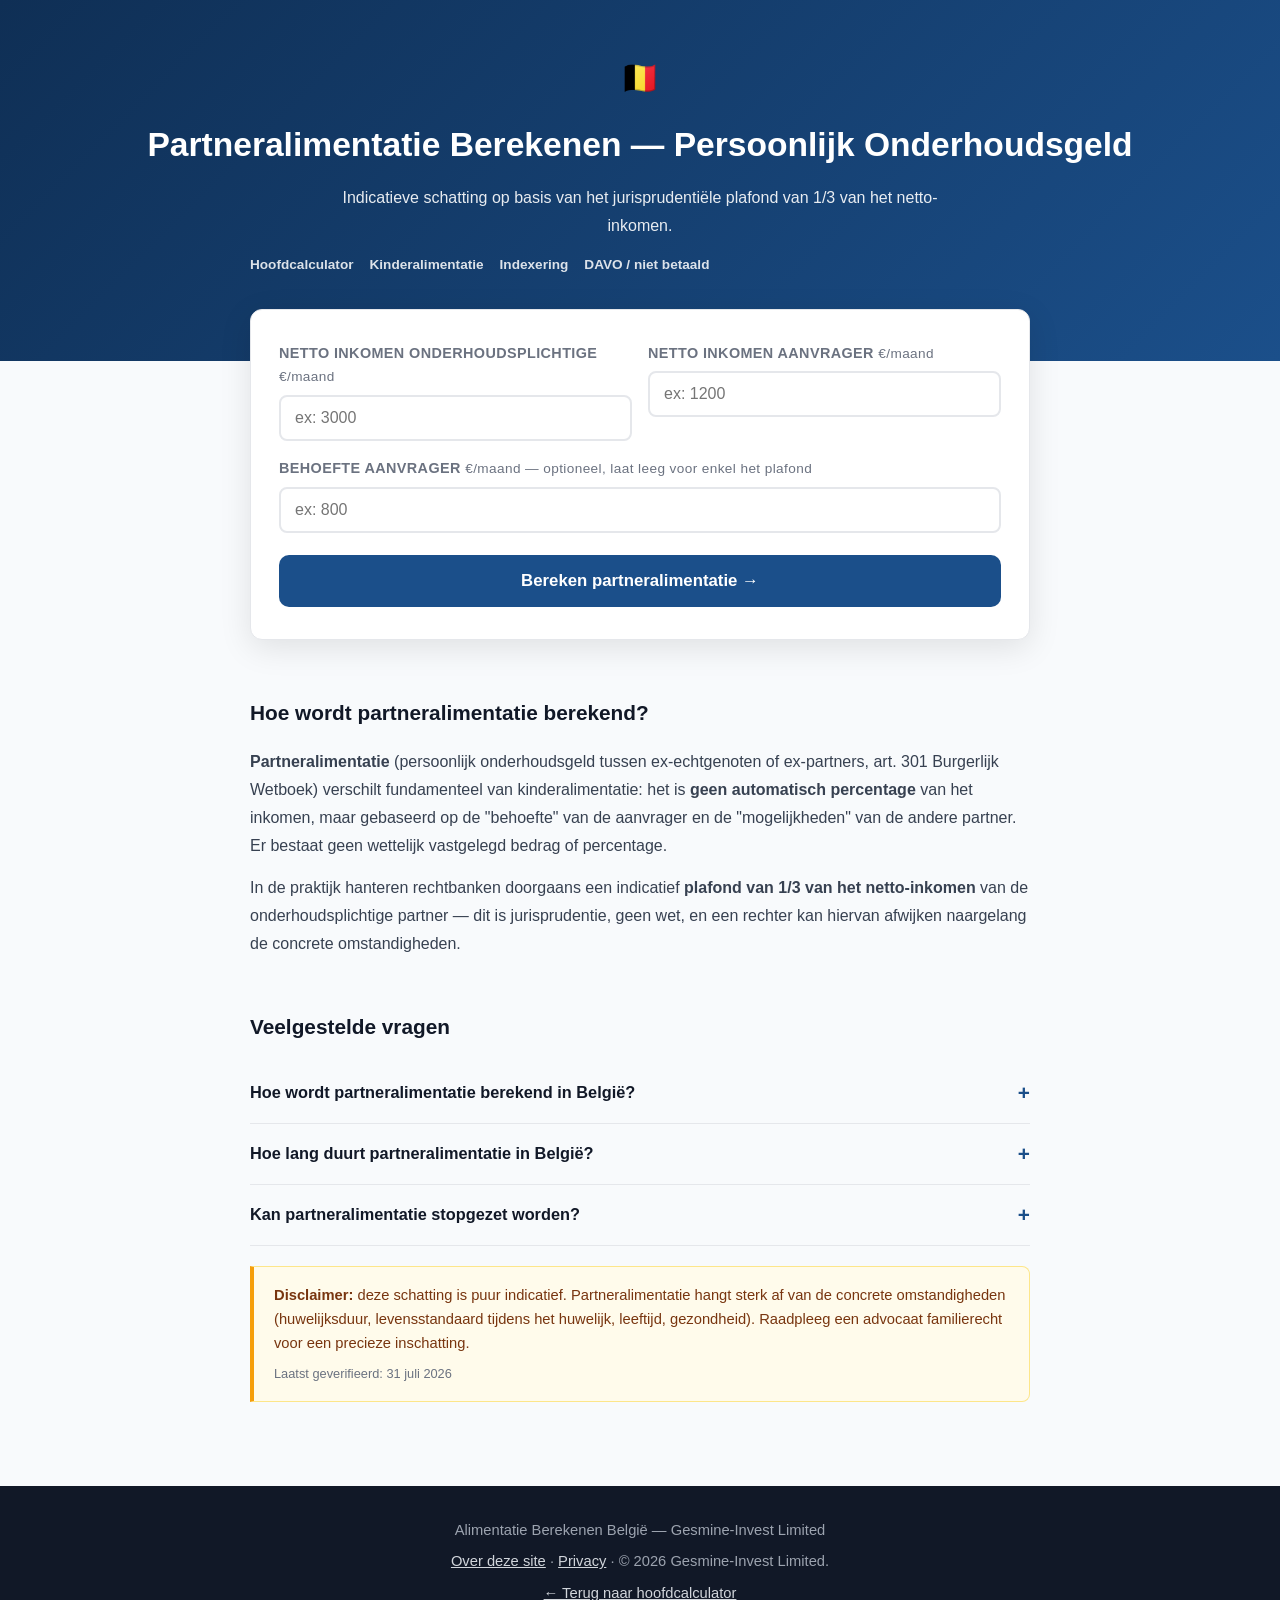
<file: partneralimentatie-berekenen/index.html>
<!DOCTYPE html>
<html lang="nl">
<head>
<meta charset="UTF-8">
<meta name="viewport" content="width=device-width, initial-scale=1.0">
<meta name="google-site-verification" content="bEeaielGtlLAtdE5IAuEpiqi2MnuuSjw43Phe8PK3Tw" />
<title>Partneralimentatie Berekenen België 2026 — Plafond 1/3 Inkomen</title>
<meta name="description" content="Bereken partneralimentatie (persoonlijk onderhoudsgeld) tussen ex-partners in België. Indicatief plafond van 1/3 van het netto-inkomen van de onderhoudsplichtige. Gratis rekentool.">
<meta name="keywords" content="partner alimentatie berekenen, partneralimentatie berekenen, alimentatie ex partner berekenen, alimentatie partner">
<link rel="canonical" href="https://alimentatie-berekenen.be/partneralimentatie-berekenen/">
<meta property="og:title" content="Partneralimentatie Berekenen België 2026">
<meta property="og:description" content="Plafond 1/3 inkomen, indicatieve schatting persoonlijk onderhoudsgeld tussen ex-partners.">
<meta property="og:type" content="website">
<meta property="og:url" content="https://alimentatie-berekenen.be/partneralimentatie-berekenen/">
<meta property="og:locale" content="nl_BE">
<link rel="icon" href="/favicon.png" type="image/png">
<meta property="og:image" content="https://alimentatie-berekenen.be/og-image.png">
<link rel="stylesheet" href="/assets/style.css">

<script type="application/ld+json">
{
  "@context": "https://schema.org",
  "@graph": [
    {
      "@type": "WebApplication",
      "name": "Partneralimentatie Berekenen België 2026",
      "url": "https://alimentatie-berekenen.be/partneralimentatie-berekenen/",
      "description": "Rekentool voor persoonlijk onderhoudsgeld (partneralimentatie) tussen ex-partners in België.",
      "applicationCategory": "UtilitiesApplication",
      "operatingSystem": "Any",
      "inLanguage": "nl-BE",
      "offers": { "@type": "Offer", "price": "0", "priceCurrency": "EUR" },
      "areaServed": { "@type": "Country", "name": "Belgium" }
    },
    {
      "@type": "FAQPage",
      "mainEntity": [
        {
          "@type": "Question",
          "name": "Hoe wordt partneralimentatie berekend in België?",
          "acceptedAnswer": { "@type": "Answer", "text": "Partneralimentatie (persoonlijk onderhoudsgeld, art. 301 Burgerlijk Wetboek) is geen automatisch percentage van het inkomen — het is gebaseerd op de 'behoefte' van de aanvrager en de 'mogelijkheden' van de andere partner. Een courante rechtspraak beperkt het bedrag doorgaans tot 1/3 van het netto-inkomen van de onderhoudsplichtige partner, maar dit is geen wettelijk plafond." }
        },
        {
          "@type": "Question",
          "name": "Hoe lang duurt partneralimentatie in België?",
          "acceptedAnswer": { "@type": "Answer", "text": "Bij een echtscheiding op grond van onherstelbare ontwrichting is de duur van het onderhoudsgeld in principe beperkt tot de duur van het huwelijk, tenzij de rechter hiervan gemotiveerd afwijkt. Partijen kunnen ook onderling een andere duur overeenkomen." }
        },
        {
          "@type": "Question",
          "name": "Kan partneralimentatie stopgezet worden?",
          "acceptedAnswer": { "@type": "Answer", "text": "Ja, onder meer bij hertrouwen of wettelijke samenwoning van de ontvanger, bij een significante inkomenswijziging van een van de partijen, of na afloop van de vooraf bepaalde termijn." }
        }
      ]
    },
    {
      "@type": "BreadcrumbList",
      "itemListElement": [
        { "@type": "ListItem", "position": 1, "name": "Home", "item": "https://alimentatie-berekenen.be/" },
        { "@type": "ListItem", "position": 2, "name": "Partneralimentatie berekenen", "item": "https://alimentatie-berekenen.be/partneralimentatie-berekenen/" }
      ]
    }
  ]
}
</script>
</head>
<body>

<header>
  <span class="flag">🇧🇪</span>
  <h1>Partneralimentatie Berekenen — Persoonlijk Onderhoudsgeld</h1>
  <p>Indicatieve schatting op basis van het jurisprudentiële plafond van 1/3 van het netto-inkomen.</p>
  <nav class="crossnav">
    <a href="/">Hoofdcalculator</a>
    <a href="/kinderalimentatie-berekenen/">Kinderalimentatie</a>
    <a href="/alimentatie-indexering/">Indexering</a>
    <a href="/davo-onderhoudsgeld/">DAVO / niet betaald</a>
  </nav>
</header>

<div class="container tool-wrapper">
  <div class="tool-card" style="border-radius:12px;">
    <div class="form-grid">
      <div class="form-group">
        <label>Netto inkomen onderhoudsplichtige <span>€/maand</span></label>
        <input type="number" id="revDebiteur" min="0" placeholder="ex: 3000">
      </div>
      <div class="form-group">
        <label>Netto inkomen aanvrager <span>€/maand</span></label>
        <input type="number" id="revCreancier" min="0" placeholder="ex: 1200">
      </div>
      <div class="form-group full">
        <label>Behoefte aanvrager <span>€/maand — optioneel, laat leeg voor enkel het plafond</span></label>
        <input type="number" id="besoin" min="0" placeholder="ex: 800">
      </div>
    </div>
    <button class="calc-btn" onclick="calculerPartner()">Bereken partneralimentatie →</button>
    <div class="result" id="result-partner">
      <div class="result-hero">
        <div class="r-label" id="rp-label">Partneralimentatie</div>
        <div class="r-amount" id="rp-amount">—</div>
        <div class="r-sub" id="rp-sub"></div>
      </div>
      <div class="result-grid" id="rp-grid"></div>
      <div class="result-note" id="rp-note"></div>
    </div>
  </div>
</div>

<div class="container content">
  <h2 class="section-title">Hoe wordt partneralimentatie berekend?</h2>
  <p><strong>Partneralimentatie</strong> (persoonlijk onderhoudsgeld tussen ex-echtgenoten of ex-partners, art. 301 Burgerlijk Wetboek) verschilt fundamenteel van kinderalimentatie: het is <strong>geen automatisch percentage</strong> van het inkomen, maar gebaseerd op de "behoefte" van de aanvrager en de "mogelijkheden" van de andere partner. Er bestaat geen wettelijk vastgelegd bedrag of percentage.</p>
  <p>In de praktijk hanteren rechtbanken doorgaans een indicatief <strong>plafond van 1/3 van het netto-inkomen</strong> van de onderhoudsplichtige partner — dit is jurisprudentie, geen wet, en een rechter kan hiervan afwijken naargelang de concrete omstandigheden.</p>

  <h2 class="section-title">Veelgestelde vragen</h2>
  <div class="faq-item">
    <button class="faq-q" onclick="toggleFaq(this)">Hoe wordt partneralimentatie berekend in België?</button>
    <div class="faq-a">Partneralimentatie is gebaseerd op de "behoefte" van de aanvrager en de "mogelijkheden" van de andere partner — geen automatisch percentage. Een courante rechtspraak beperkt het bedrag doorgaans tot 1/3 van het netto-inkomen van de onderhoudsplichtige, maar dit is geen wettelijk plafond.</div>
  </div>
  <div class="faq-item">
    <button class="faq-q" onclick="toggleFaq(this)">Hoe lang duurt partneralimentatie in België?</button>
    <div class="faq-a">Bij een echtscheiding op grond van onherstelbare ontwrichting is de duur in principe beperkt tot de duur van het huwelijk, tenzij de rechter hiervan gemotiveerd afwijkt.</div>
  </div>
  <div class="faq-item">
    <button class="faq-q" onclick="toggleFaq(this)">Kan partneralimentatie stopgezet worden?</button>
    <div class="faq-a">Ja, onder meer bij hertrouwen of wettelijke samenwoning van de ontvanger, bij een significante inkomenswijziging, of na afloop van de vooraf bepaalde termijn.</div>
  </div>

  <div class="disclaimer-box">
    <strong>Disclaimer:</strong> deze schatting is puur indicatief. Partneralimentatie hangt sterk af van de concrete omstandigheden (huwelijksduur, levensstandaard tijdens het huwelijk, leeftijd, gezondheid). Raadpleeg een advocaat familierecht voor een precieze inschatting.
    <div class="last-verified">Laatst geverifieerd: 31 juli 2026</div>
  </div>
</div>

<footer>
  <p>Alimentatie Berekenen België — Gesmine-Invest Limited</p>
  <p><a href="/about/">Over deze site</a> · <a href="/privacy/">Privacy</a> · © 2026 Gesmine-Invest Limited.</p>
  <p><a href="/">← Terug naar hoofdcalculator</a></p>
</footer>

<script src="/assets/calc-engine.js"></script>
<script>
function fmtLocal(n) { return Math.round(n).toLocaleString('nl-BE') + ' €'; }

function calculerPartner() {
  const revDebiteur = parseFloat(document.getElementById('revDebiteur').value);
  const revCreancier = parseFloat(document.getElementById('revCreancier').value);
  const besoinInput = document.getElementById('besoin').value;
  const besoin = besoinInput !== '' ? parseFloat(besoinInput) : null;
  if (!revDebiteur || revDebiteur <= 0) { alert('Geef minstens het inkomen van de onderhoudsplichtige in.'); return; }

  const plafondDerde = revDebiteur / 3;
  let label, amount, sub, note;

  if (besoin !== null && besoin > 0) {
    const pension = Math.min(besoin, plafondDerde);
    label = 'Geschatte partneralimentatie';
    amount = fmtLocal(pension) + '/maand';
    sub = `Opgegeven behoefte: ${fmtLocal(besoin)}/maand — plafond 1/3 inkomen: ${fmtLocal(plafondDerde)}/maand`;
    note = pension === plafondDerde && besoin > plafondDerde
      ? '⚠️ De opgegeven behoefte overschrijdt het plafond van 1/3 van het inkomen — bedrag herleid tot dit plafond (jurisprudentie, geen wet).'
      : '💡 Gebaseerd op de opgegeven behoefte, onder het plafond van 1/3 inkomen.';
  } else {
    label = 'Indicatief maximumplafond (behoefte niet opgegeven)';
    amount = fmtLocal(plafondDerde) + '/maand';
    sub = `1/3 van het netto-inkomen (${fmtLocal(revDebiteur)}/maand) — geen automatisch bedrag`;
    note = '⚠️ Dit is een <strong>plafond</strong>, geen automatisch bedrag: zonder opgegeven "behoefte" van de aanvrager is er geen alimentatie automatisch verschuldigd. Raadpleeg een advocaat voor een precieze inschatting.';
  }

  document.getElementById('rp-label').textContent = label;
  document.getElementById('rp-amount').textContent = amount;
  document.getElementById('rp-sub').textContent = sub;
  document.getElementById('rp-grid').innerHTML = `
    <div class="r-stat"><div class="sv">${fmtLocal(revDebiteur)}</div><div class="sl">Inkomen onderhoudsplichtige</div></div>
    <div class="r-stat"><div class="sv">${fmtLocal(revCreancier || 0)}</div><div class="sl">Inkomen aanvrager</div></div>
    <div class="r-stat"><div class="sv">${fmtLocal(plafondDerde)}</div><div class="sl">Plafond 1/3 inkomen</div></div>
  `;
  document.getElementById('rp-note').innerHTML = note;
  document.getElementById('result-partner').style.display = 'block';
  document.getElementById('result-partner').scrollIntoView({ behavior: 'smooth', block: 'nearest' });
}

function toggleFaq(btn) { btn.classList.toggle('open'); btn.nextElementSibling.classList.toggle('open'); }
</script>
</body>
</html>
</file>
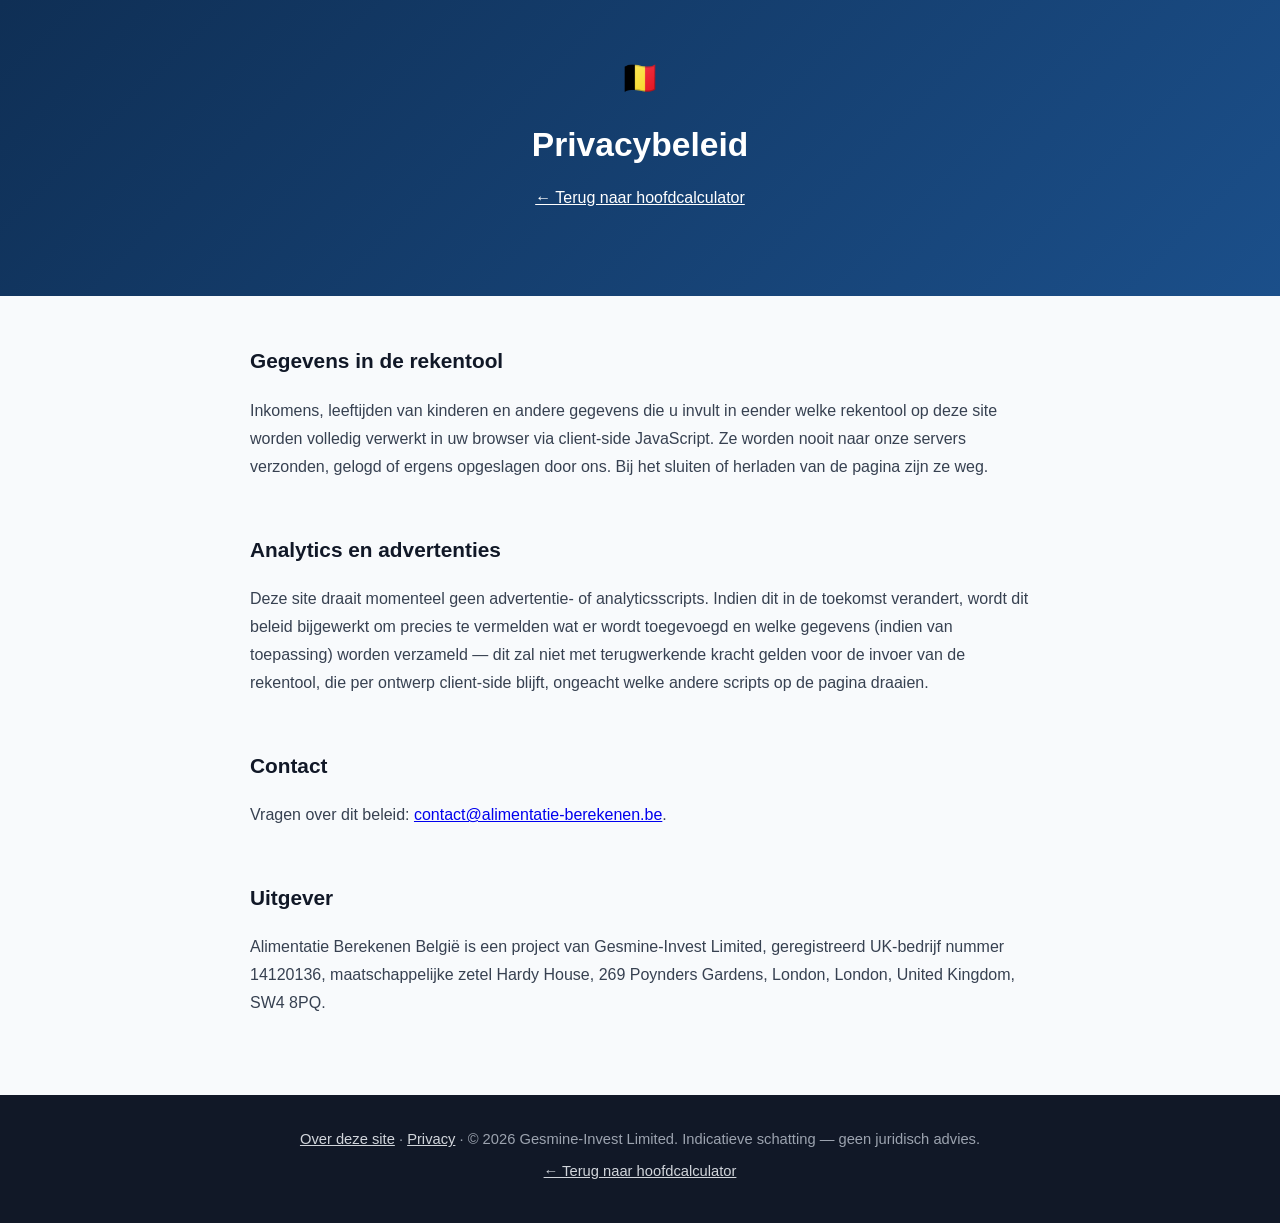
<file: privacy/index.html>
<!DOCTYPE html>
<html lang="nl">
<head>
<meta charset="UTF-8">
<meta name="viewport" content="width=device-width, initial-scale=1.0">
<meta name="google-site-verification" content="bEeaielGtlLAtdE5IAuEpiqi2MnuuSjw43Phe8PK3Tw" />
<title>Privacybeleid — Alimentatie Berekenen België</title>
<meta name="description" content="Hoe de gegevens die u in deze rekentool invult verwerkt worden: enkel client-side, nooit verzonden of opgeslagen.">
<link rel="canonical" href="https://alimentatie-berekenen.be/privacy/">
<link rel="icon" href="/favicon.png" type="image/png">
<link rel="stylesheet" href="/assets/style.css">
<script type="application/ld+json">
{
  "@context": "https://schema.org",
  "@type": "WebPage",
  "name": "Privacybeleid — Alimentatie Berekenen België",
  "publisher": {
    "@type": "Organization",
    "name": "Alimentatie Berekenen België",
    "legalName": "Gesmine-Invest Limited",
    "identifier": { "@type": "PropertyValue", "propertyID": "UK Company Number", "value": "14120136" },
    "address": { "@type": "PostalAddress", "streetAddress": "Hardy House, 269 Poynders Gardens", "addressLocality": "London", "postalCode": "SW4 8PQ", "addressCountry": "GB" }
  }
}
</script>
</head>
<body>

<header>
  <span class="flag">🇧🇪</span>
  <h1>Privacybeleid</h1>
  <p><a href="/" style="color:white;">← Terug naar hoofdcalculator</a></p>
</header>

<div class="container content" style="padding-top:48px;">

  <h2 class="section-title" style="margin-top:0;">Gegevens in de rekentool</h2>
  <p>Inkomens, leeftijden van kinderen en andere gegevens die u invult in eender welke rekentool op deze site worden volledig verwerkt in uw browser via client-side JavaScript. Ze worden nooit naar onze servers verzonden, gelogd of ergens opgeslagen door ons. Bij het sluiten of herladen van de pagina zijn ze weg.</p>

  <h2 class="section-title">Analytics en advertenties</h2>
  <p>Deze site draait momenteel geen advertentie- of analyticsscripts. Indien dit in de toekomst verandert, wordt dit beleid bijgewerkt om precies te vermelden wat er wordt toegevoegd en welke gegevens (indien van toepassing) worden verzameld — dit zal niet met terugwerkende kracht gelden voor de invoer van de rekentool, die per ontwerp client-side blijft, ongeacht welke andere scripts op de pagina draaien.</p>

  <h2 class="section-title">Contact</h2>
  <p>Vragen over dit beleid: <a href="mailto:contact@alimentatie-berekenen.be">contact@alimentatie-berekenen.be</a>.</p>

  <h2 class="section-title">Uitgever</h2>
  <p>Alimentatie Berekenen België is een project van Gesmine-Invest Limited, geregistreerd UK-bedrijf nummer 14120136, maatschappelijke zetel Hardy House, 269 Poynders Gardens, London, London, United Kingdom, SW4 8PQ.</p>

</div>

<footer>
  <p><a href="/about/">Over deze site</a> · <a href="/privacy/">Privacy</a> · © 2026 Gesmine-Invest Limited. Indicatieve schatting — geen juridisch advies.</p>
  <p><a href="/">← Terug naar hoofdcalculator</a></p>
</footer>
</body>
</html>
</file>
<file: assets/style.css>
*, *::before, *::after { box-sizing: border-box; margin: 0; padding: 0; }
:root {
  --brand: #1b4f8a;
  --brand-dark: #0f2f55;
  --brand-light: #dbeafe;
  --gold: #f59e0b;
  --success: #16a34a;
  --success-light: #dcfce7;
  --text: #111827;
  --muted: #6b7280;
  --border: #e5e7eb;
  --bg: #f8fafc;
  --radius: 12px;
}
body { font-family: -apple-system, BlinkMacSystemFont, 'Segoe UI', sans-serif; color: var(--text); background: var(--bg); font-size: 16px; line-height: 1.65; }

header { background: linear-gradient(135deg, var(--brand-dark) 0%, var(--brand) 100%); color: white; padding-top: 52px; padding-bottom: 84px; padding-left: 20px; padding-right: 20px; text-align: center; }
header .flag { font-size: 2rem; margin-bottom: 12px; display: block; }
header h1 { font-size: clamp(1.4rem, 4vw, 2.1rem); font-weight: 800; margin-bottom: 12px; }
header p { color: rgba(255,255,255,.9); font-size: 1rem; max-width: 600px; margin: 0 auto; }

.container { max-width: 820px; margin: 0 auto; padding-left: 20px; padding-right: 20px; }

.tool-wrapper { margin: -52px auto 56px; position: relative; z-index: 10; }

nav.crossnav { max-width: 820px; margin: 0 auto; padding: 14px 20px 0; display: flex; flex-wrap: wrap; gap: 8px 16px; }
nav.crossnav a { color: rgba(255,255,255,.85); text-decoration: none; font-size: 0.85rem; font-weight: 600; }
nav.crossnav a:hover { color: white; text-decoration: underline; }

.tab-nav { display: flex; gap: 0; background: white; border-radius: var(--radius) var(--radius) 0 0; border: 1px solid var(--border); border-bottom: none; overflow-x: auto; }
.tab-btn { flex: 1; padding: 14px 16px; background: none; border: none; font-size: 0.98rem; font-weight: 600; cursor: pointer; color: var(--muted); border-bottom: 3px solid transparent; transition: all .15s; white-space: nowrap; }
.tab-btn.active { color: var(--brand); border-bottom-color: var(--brand); background: #f0f6ff; }
.tab-btn:hover:not(.active) { background: #f9fafb; }

.tool-card { background: white; border-radius: 0 0 var(--radius) var(--radius); box-shadow: 0 8px 32px rgba(0,0,0,0.1); border: 1px solid var(--border); padding: 32px 28px; }

.tab-panel { display: none; }
.tab-panel.active { display: block; }

.form-grid { display: grid; grid-template-columns: 1fr 1fr; gap: 16px; }
@media (max-width: 580px) { .form-grid { grid-template-columns: 1fr; } .tool-card { padding: 20px 16px; } .tab-nav { flex-wrap: nowrap; } .tab-btn { flex: 0 0 auto; } }
.form-group { display: flex; flex-direction: column; gap: 6px; }
.form-group.full { grid-column: 1 / -1; }
label { font-size: 0.9rem; font-weight: 700; color: var(--muted); text-transform: uppercase; letter-spacing: .4px; }
label span { font-weight: 400; text-transform: none; font-size: 0.85rem; }
input[type=number], select {
  border: 2px solid var(--border); border-radius: 8px; padding: 12px 14px;
  font-size: 1rem; color: var(--text); background: white; width: 100%;
  transition: border-color .2s; -moz-appearance: textfield;
}
input[type=number]:focus, select:focus { outline: none; border-color: var(--brand); }
input[type=number]::-webkit-inner-spin-button { -webkit-appearance: none; }

.radio-group { display: flex; gap: 10px; flex-wrap: wrap; }
.radio-opt { flex: 1; min-width: 140px; }
.radio-opt input { display: none; }
.radio-opt label {
  display: flex; align-items: center; gap: 8px; padding: 11px 14px;
  border: 2px solid var(--border); border-radius: 8px; cursor: pointer;
  font-size: 0.98rem; font-weight: 600; color: var(--text); text-transform: none; letter-spacing: 0;
  transition: all .15s;
}
.radio-opt input:checked + label { border-color: var(--brand); background: #eff6ff; color: var(--brand); }

.calc-btn {
  width: 100%; margin-top: 22px; padding: 16px;
  background: var(--brand); color: white; border: none; border-radius: 10px;
  font-size: 1.05rem; font-weight: 700; cursor: pointer; transition: background .2s;
}
.calc-btn:hover { background: var(--brand-dark); }

.result { margin-top: 24px; display: none; }
.result-hero { background: linear-gradient(135deg, #1b4f8a 0%, #1d6fa8 100%); color: white; border-radius: 10px; padding: 24px; text-align: center; margin-bottom: 16px; }
.result-hero .r-label { font-size: 0.88rem; font-weight: 700; text-transform: uppercase; letter-spacing: .5px; opacity: .8; margin-bottom: 4px; }
.result-hero .r-amount { font-size: 2.4rem; font-weight: 900; }
.result-hero .r-sub { font-size: 0.98rem; opacity: .85; margin-top: 4px; }
.result-grid { display: grid; grid-template-columns: repeat(3, 1fr); gap: 10px; }
@media (max-width: 480px) { .result-grid { grid-template-columns: 1fr 1fr; } }
.r-stat { background: #f8fafc; border: 1px solid var(--border); border-radius: 8px; padding: 14px; text-align: center; }
.r-stat .sv { font-size: 1.2rem; font-weight: 800; color: var(--brand); }
.r-stat .sl { font-size: 0.82rem; color: var(--muted); margin-top: 2px; line-height: 1.3; }
.result-note { background: #eff6ff; border-left: 4px solid var(--brand); border-radius: 0 8px 8px 0; padding: 12px 16px; margin-top: 14px; font-size: 0.95rem; color: #1e3a8a; }

.content { padding-bottom: 64px; }
h2.section-title { font-size: 1.3rem; font-weight: 800; margin: 52px 0 18px; }
h3.sub { font-size: 1rem; font-weight: 700; margin: 24px 0 10px; }
p { color: #374151; margin-bottom: 14px; line-height: 1.75; }

.table-wrap { overflow-x: auto; margin: 20px 0; }
.igak-table { width: 100%; border-collapse: collapse; font-size: 0.95rem; min-width: 480px; }
.igak-table th { background: var(--brand); color: white; padding: 10px 14px; text-align: left; font-weight: 600; }
.igak-table td { padding: 10px 14px; border-bottom: 1px solid var(--border); }
.igak-table tr:nth-child(even) td { background: #f8faff; }
.highlight-pct { font-weight: 800; color: var(--brand); }

.steps { display: grid; grid-template-columns: repeat(auto-fit, minmax(190px, 1fr)); gap: 14px; margin: 20px 0; }
.step { background: white; border: 1px solid var(--border); border-radius: var(--radius); padding: 18px; }
.step-n { width: 30px; height: 30px; background: var(--brand); color: white; border-radius: 50%; display: flex; align-items: center; justify-content: center; font-weight: 800; font-size: 0.95rem; margin-bottom: 10px; }
.step h4 { font-size: 0.98rem; font-weight: 700; margin-bottom: 6px; }
.step p { font-size: 0.9rem; color: var(--muted); margin: 0; }

.cta-box { background: #0f2f55; color: white; border-radius: var(--radius); padding: 36px 32px; margin: 52px 0; }
.cta-box h2 { color: white; font-size: 1.3rem; margin-bottom: 14px; }
.cta-box p { color: rgba(255,255,255,.88); }
.cta-box ul { padding-left: 20px; margin-bottom: 18px; }
.cta-box li { color: rgba(255,255,255,.88) !important; margin-bottom: 8px; }
.cta-btn { display: inline-block; background: var(--gold); color: #111827; text-decoration: none; padding: 14px 28px; border-radius: 8px; font-weight: 800; font-size: 1rem; margin-top: 8px; transition: opacity .15s; }
.cta-btn:hover { opacity: .9; }
.cta-link { color: #93c5fd; text-decoration: underline; }

.index-formula { background: #f1f5f9; border-radius: 8px; padding: 16px 20px; font-family: monospace; font-size: 1rem; margin: 16px 0; color: var(--brand-dark); border-left: 4px solid var(--brand); }

.disclaimer-box { background: #fffbeb; border: 1px solid #fde68a; border-left: 4px solid var(--gold); border-radius: 0 8px 8px 0; padding: 16px 20px; margin: 20px 0; font-size: 0.92rem; color: #78350f; }
.disclaimer-box strong { color: #78350f; }
.last-verified { font-size: 0.8rem; color: var(--muted); margin-top: 8px; }

.faq-item { border-bottom: 1px solid var(--border); }
.faq-q { width: 100%; background: none; border: none; text-align: left; padding: 18px 0; font-size: 1.02rem; font-weight: 600; cursor: pointer; display: flex; justify-content: space-between; align-items: center; color: var(--text); }
.faq-q::after { content: '+'; font-size: 1.3rem; color: var(--brand); flex-shrink: 0; margin-left: 12px; }
.faq-q.open::after { content: '−'; }
.faq-a { display: none; padding: 0 0 16px; font-size: 0.98rem; color: #4b5563; line-height: 1.75; }
.faq-a.open { display: block; }
.faq-a a { color: var(--brand); }

footer { background: #111827; color: #9ca3af; text-align: center; padding: 32px 20px; font-size: 0.92rem; }
footer p { color: #9ca3af; margin-bottom: 6px; }
footer a { color: #d1d5db; }
</file>
